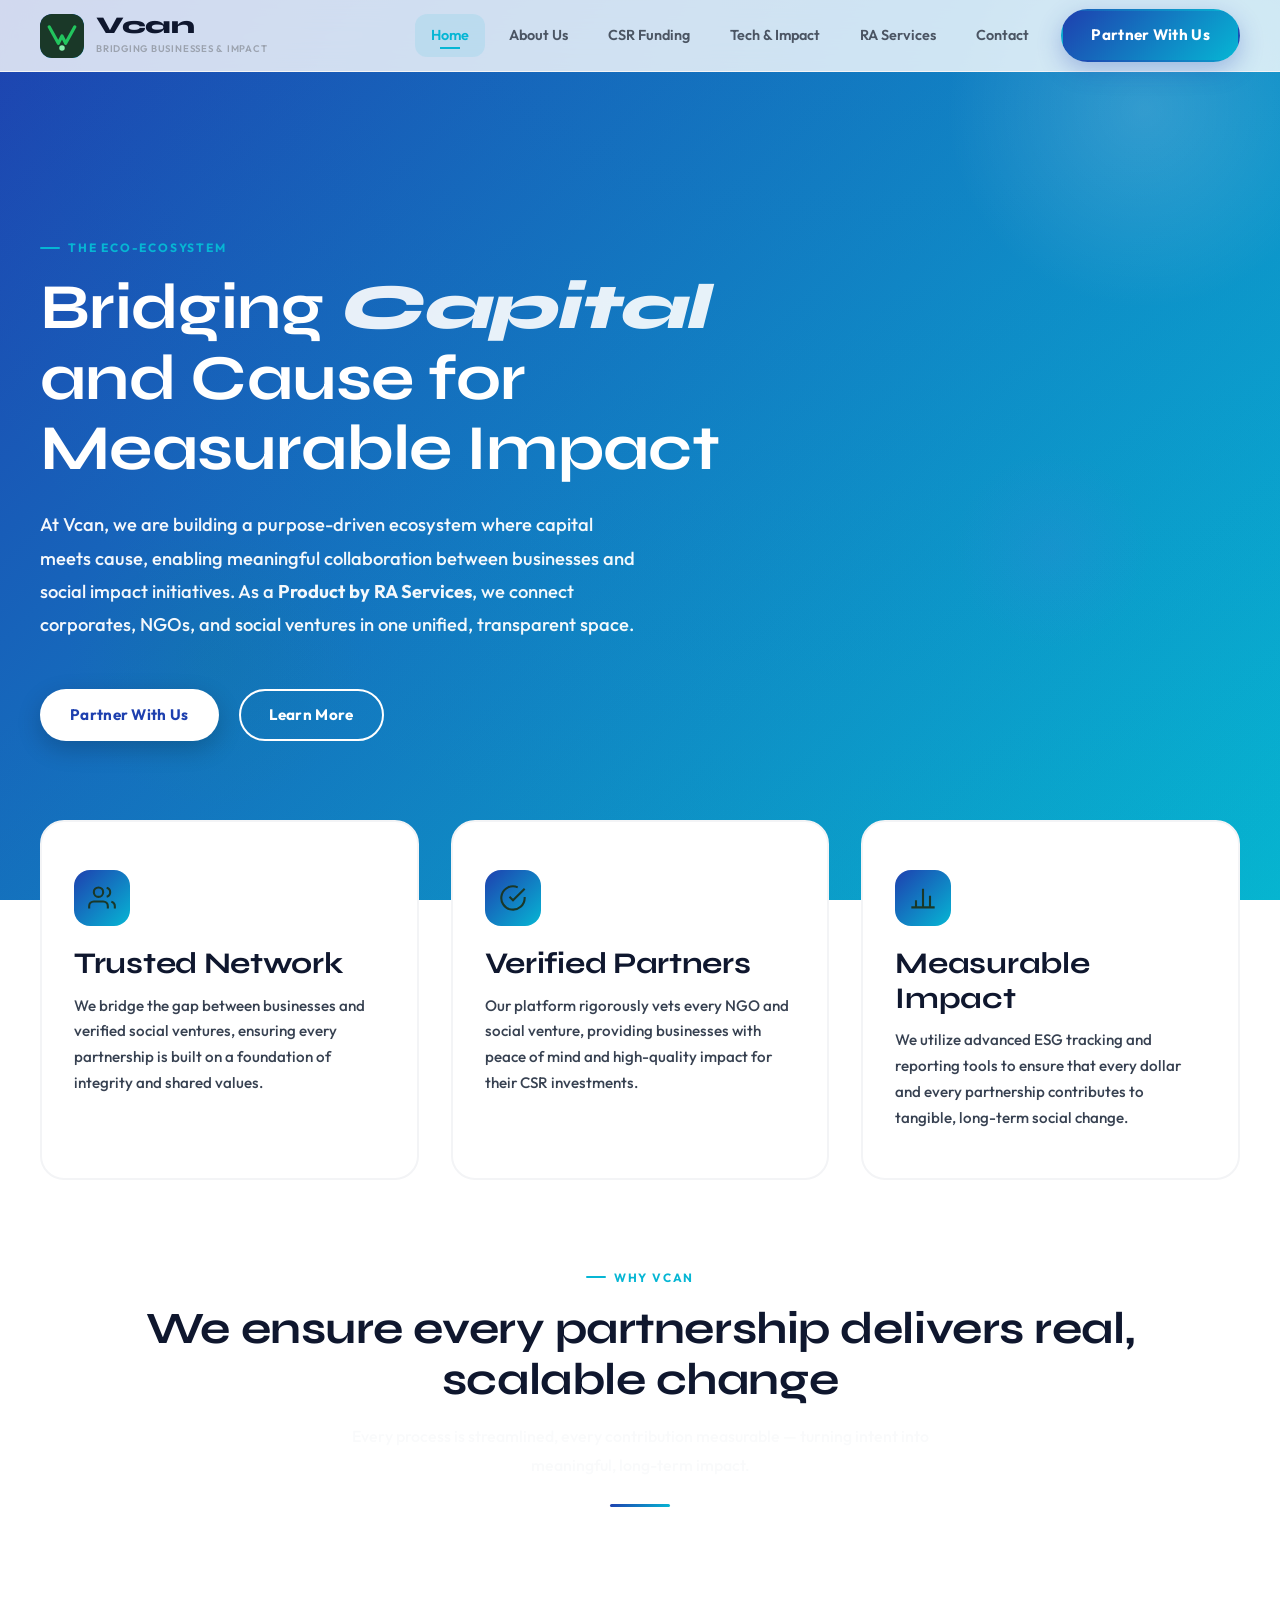
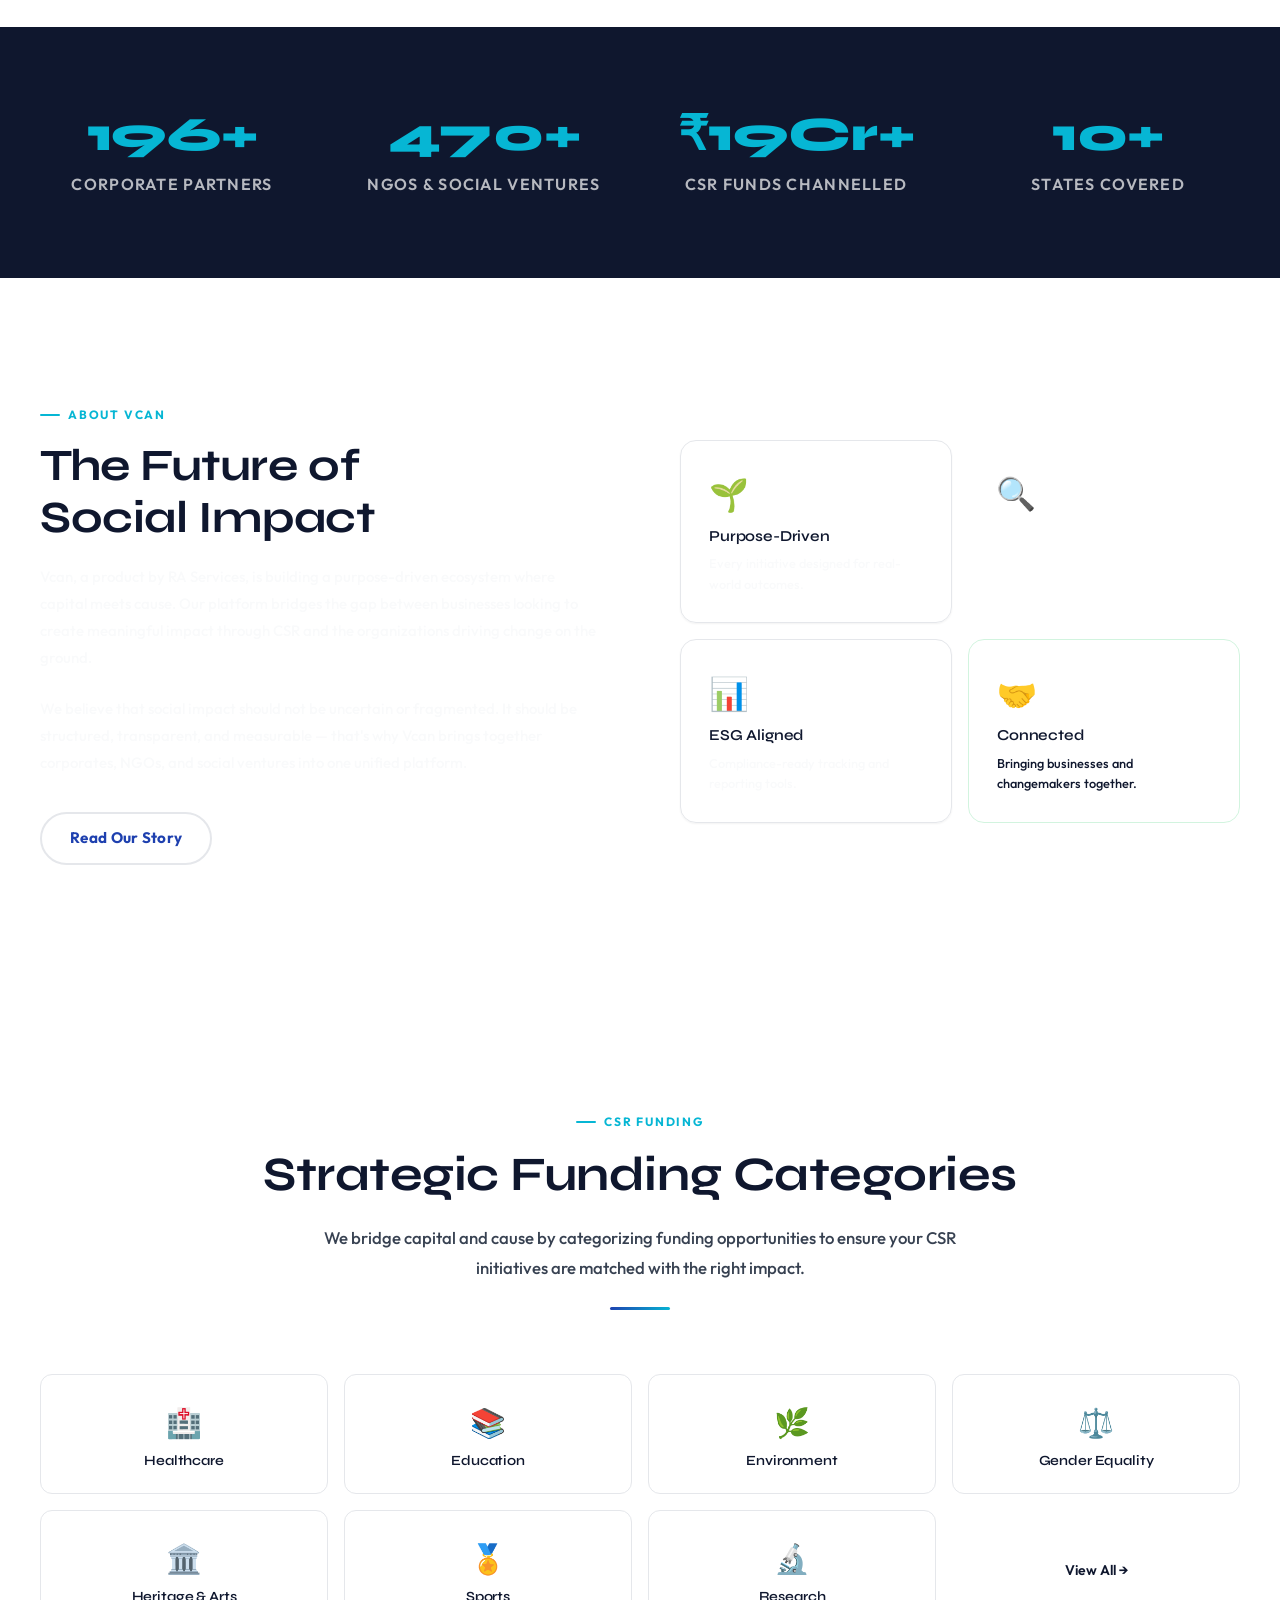
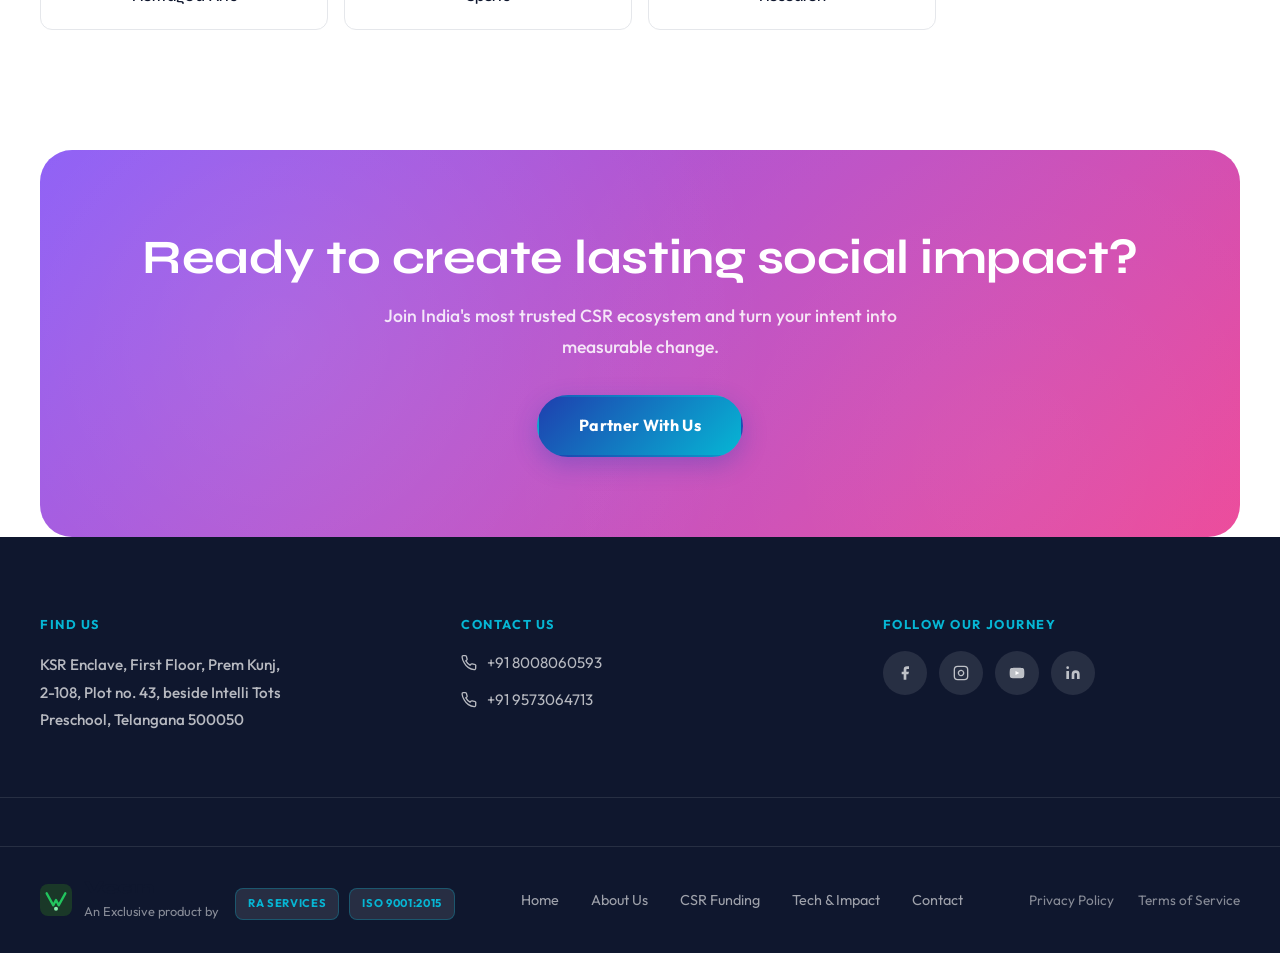
<file: index.html>
<!DOCTYPE html>
<html lang="en">

<head>
    <meta charset="UTF-8">
    <meta name="viewport" content="width=device-width, initial-scale=1.0">
    <title>Vcan — Bridging Capital and Cause for Measurable Impact</title>
    <meta name="description"
        content="Vcan is a purpose-driven CSR ecosystem connecting corporates, NGOs, and social ventures in one unified platform. Structured, transparent, and efficient.">
    <link rel="stylesheet" href="styles.css">
</head>

<body>

    <!-- Nav placeholder -->
    <div id="nav-placeholder"></div>

    <!-- ===================== HOME HERO ===================== -->
    <section class="home-hero">
        <div class="home-hero-bg"></div>

        <!-- Floating orbs -->
        <div class="orb orb-1"></div>
        <div class="orb orb-2"></div>
        <div class="orb orb-3"></div>

        <div class="container">
            <div class="home-hero-content">
                <span class="eyebrow">The Eco-Ecosystem</span>
                <h1>Bridging <em>Capital</em> and Cause for Measurable Impact</h1>
                <p class="subtitle">
                    At Vcan, we are building a purpose-driven ecosystem where capital meets cause,
                    enabling meaningful collaboration between businesses and social impact initiatives.
                    As a <strong>Product by RA Services</strong>, we connect corporates, NGOs, and social
                    ventures in one unified, transparent space.
                </p>
                <div class="home-hero-actions">
                    <a href="contact.html" class="btn btn-primary">Partner With Us</a>
                    <a href="about.html" class="btn btn-outline">Learn More</a>
                </div>
            </div>
        </div>
    </section>

    <!-- ===================== FEATURE PILLARS ===================== -->
    <section class="section features-section">
        <div class="container">
            <div class="features-row">
                <div class="feature-card reveal reveal-delay-1">
                    <div class="feature-icon">
                        <svg width="28" height="28" viewBox="0 0 24 24" fill="none" stroke="currentColor"
                            stroke-width="1.8" color="#1a3828">
                            <path d="M17 21v-2a4 4 0 00-4-4H5a4 4 0 00-4 4v2" />
                            <circle cx="9" cy="7" r="4" />
                            <path d="M23 21v-2a4 4 0 00-3-3.87" />
                            <path d="M16 3.13a4 4 0 010 7.75" />
                        </svg>
                    </div>
                    <h3>Trusted Network</h3>
                    <p>We bridge the gap between businesses and verified social ventures, ensuring every partnership is
                        built on a foundation of integrity and shared values.</p>
                </div>

                <div class="feature-card reveal reveal-delay-2">
                    <div class="feature-icon">
                        <svg width="28" height="28" viewBox="0 0 24 24" fill="none" stroke="currentColor"
                            stroke-width="1.8" color="#1a3828">
                            <path d="M22 11.08V12a10 10 0 11-5.93-9.14" />
                            <polyline points="22 4 12 14.01 9 11.01" />
                        </svg>
                    </div>
                    <h3>Verified Partners</h3>
                    <p>Our platform rigorously vets every NGO and social venture, providing businesses with peace of
                        mind and high-quality impact for their CSR investments.</p>
                </div>

                <div class="feature-card reveal reveal-delay-3">
                    <div class="feature-icon">
                        <svg width="28" height="28" viewBox="0 0 24 24" fill="none" stroke="currentColor"
                            stroke-width="1.8" color="#1a3828">
                            <line x1="18" y1="20" x2="18" y2="10" />
                            <line x1="12" y1="20" x2="12" y2="4" />
                            <line x1="6" y1="20" x2="6" y2="14" />
                            <line x1="2" y1="20" x2="22" y2="20" />
                        </svg>
                    </div>
                    <h3>Measurable Impact</h3>
                    <p>We utilize advanced ESG tracking and reporting tools to ensure that every dollar and every
                        partnership contributes to tangible, long-term social change.</p>
                </div>
            </div>

            <!-- Section intro below cards -->
            <div style="text-align:center; margin-top: 80px;" class="reveal">
                <span class="eyebrow">Why Vcan</span>
                <h2 style="font-size: clamp(1.8rem, 3.5vw, 2.8rem); margin-bottom: 16px;">We ensure every partnership
                    delivers real, scalable change</h2>
                <p
                    style="color: var(--text-light); max-width: 640px; margin: 0 auto; font-size: 1rem; line-height: 1.8;">
                    Every process is streamlined, every contribution measurable — turning intent into
                    meaningful, long-term impact.
                </p>
                <div class="divider" style="margin-top: 24px;"></div>
            </div>
        </div>
    </section>

    <!-- ===================== STATS BAR ===================== -->
    <section class="stats-bar">
        <div class="container">
            <div class="stats-grid">
                <div class="stat-item reveal">
                    <h3><span class="counter" data-target="500" data-suffix="+">0+</span></h3>
                    <p>Corporate Partners</p>
                </div>
                <div class="stat-item reveal reveal-delay-1">
                    <h3><span class="counter" data-target="1200" data-suffix="+">0+</span></h3>
                    <p>NGOs & Social Ventures</p>
                </div>
                <div class="stat-item reveal reveal-delay-2">
                    <h3>₹<span class="counter" data-target="50" data-suffix="Cr+">0Cr+</span></h3>
                    <p>CSR Funds Channelled</p>
                </div>
                <div class="stat-item reveal reveal-delay-3">
                    <h3><span class="counter" data-target="28" data-suffix="">0</span>+</h3>
                    <p>States Covered</p>
                </div>
            </div>
        </div>
    </section>

    <!-- ===================== ABOUT TEASER ===================== -->
    <section class="section" style="background: var(--cream-mid);">
        <div class="container">
            <div style="display:grid; grid-template-columns:1fr 1fr; gap:80px; align-items:center;">
                <div class="reveal">
                    <span class="eyebrow">About Vcan</span>
                    <h2 style="font-size: clamp(1.8rem, 3.5vw, 2.8rem); margin-bottom: 20px;">The Future of<br>Social
                        Impact</h2>
                    <p style="color: var(--text-light); line-height: 1.8; margin-bottom: 24px; font-size: 0.9375rem;">
                        Vcan, a product by RA Services, is building a purpose-driven ecosystem where capital
                        meets cause. Our platform bridges the gap between businesses looking to create meaningful
                        impact through CSR and the organizations driving change on the ground.
                    </p>
                    <p style="color: var(--text-light); line-height: 1.8; margin-bottom: 36px; font-size: 0.9375rem;">
                        We believe that social impact should not be uncertain or fragmented. It should be
                        structured, transparent, and measurable — that's why Vcan brings together corporates,
                        NGOs, and social ventures into one unified platform.
                    </p>
                    <a href="about.html" class="btn btn-outline">Read Our Story</a>
                </div>
                <div class="reveal reveal-delay-2">
                    <div style="display:grid; grid-template-columns:1fr 1fr; gap:16px;">
                        <div
                            style="background:var(--white); border-radius:var(--radius-lg); padding:28px; border:1px solid var(--border); box-shadow:var(--shadow-xs);">
                            <div style="font-size:2rem; margin-bottom:8px;">🌱</div>
                            <h4 style="font-size:0.95rem; margin-bottom:8px; color:var(--forest);">Purpose-Driven</h4>
                            <p style="font-size:0.8rem; color:var(--text-light); line-height:1.6;">Every initiative
                                designed for real-world outcomes.</p>
                        </div>
                        <div
                            style="background:var(--forest); border-radius:var(--radius-lg); padding:28px; color:white;">
                            <div style="font-size:2rem; margin-bottom:8px;">🔍</div>
                            <h4 style="font-size:0.95rem; margin-bottom:8px; color:var(--green-muted);">Transparent</h4>
                            <p style="font-size:0.8rem; color:rgba(255,255,255,0.6); line-height:1.6;">Full visibility
                                into every partnership and fund utilization.</p>
                        </div>
                        <div
                            style="background:var(--white); border-radius:var(--radius-lg); padding:28px; border:1px solid var(--border); box-shadow:var(--shadow-xs);">
                            <div style="font-size:2rem; margin-bottom:8px;">📊</div>
                            <h4 style="font-size:0.95rem; margin-bottom:8px; color:var(--forest);">ESG Aligned</h4>
                            <p style="font-size:0.8rem; color:var(--text-light); line-height:1.6;">Compliance-ready
                                tracking and reporting tools.</p>
                        </div>
                        <div
                            style="background:var(--green-light); border-radius:var(--radius-lg); padding:28px; border:1px solid rgba(34,197,94,0.2);">
                            <div style="font-size:2rem; margin-bottom:8px;">🤝</div>
                            <h4 style="font-size:0.95rem; margin-bottom:8px; color:var(--forest);">Connected</h4>
                            <p style="font-size:0.8rem; color:var(--text-mid); line-height:1.6;">Bringing businesses and
                                changemakers together.</p>
                        </div>
                    </div>
                </div>
            </div>
        </div>
    </section>

    <!-- ===================== CSR TEASER ===================== -->
    <section class="section">
        <div class="container">
            <div class="section-header reveal">
                <span class="eyebrow">CSR Funding</span>
                <h2>Strategic Funding Categories</h2>
                <p>We bridge capital and cause by categorizing funding opportunities to ensure your CSR initiatives are
                    matched with the right impact.</p>
                <div class="divider"></div>
            </div>

            <div style="display:grid; grid-template-columns:repeat(4, 1fr); gap:16px;" class="reveal reveal-delay-1">
                <div
                    style="background:var(--white); border-radius:var(--radius-md); padding:24px; border:1px solid var(--border); text-align:center;">
                    <div style="font-size:1.8rem; margin-bottom:8px;">🏥</div>
                    <h4 style="font-size:0.875rem; color:var(--forest);">Healthcare</h4>
                </div>
                <div
                    style="background:var(--white); border-radius:var(--radius-md); padding:24px; border:1px solid var(--border); text-align:center;">
                    <div style="font-size:1.8rem; margin-bottom:8px;">📚</div>
                    <h4 style="font-size:0.875rem; color:var(--forest);">Education</h4>
                </div>
                <div
                    style="background:var(--white); border-radius:var(--radius-md); padding:24px; border:1px solid var(--border); text-align:center;">
                    <div style="font-size:1.8rem; margin-bottom:8px;">🌿</div>
                    <h4 style="font-size:0.875rem; color:var(--forest);">Environment</h4>
                </div>
                <div
                    style="background:var(--white); border-radius:var(--radius-md); padding:24px; border:1px solid var(--border); text-align:center;">
                    <div style="font-size:1.8rem; margin-bottom:8px;">⚖️</div>
                    <h4 style="font-size:0.875rem; color:var(--forest);">Gender Equality</h4>
                </div>
                <div
                    style="background:var(--white); border-radius:var(--radius-md); padding:24px; border:1px solid var(--border); text-align:center;">
                    <div style="font-size:1.8rem; margin-bottom:8px;">🏛️</div>
                    <h4 style="font-size:0.875rem; color:var(--forest);">Heritage & Arts</h4>
                </div>
                <div
                    style="background:var(--white); border-radius:var(--radius-md); padding:24px; border:1px solid var(--border); text-align:center;">
                    <div style="font-size:1.8rem; margin-bottom:8px;">🏅</div>
                    <h4 style="font-size:0.875rem; color:var(--forest);">Sports</h4>
                </div>
                <div
                    style="background:var(--white); border-radius:var(--radius-md); padding:24px; border:1px solid var(--border); text-align:center;">
                    <div style="font-size:1.8rem; margin-bottom:8px;">🔬</div>
                    <h4 style="font-size:0.875rem; color:var(--forest);">Research</h4>
                </div>
                <div
                    style="background:var(--forest); border-radius:var(--radius-md); padding:24px; text-align:center; display:flex; align-items:center; justify-content:center;">
                    <a href="csr-funding.html"
                        style="color:var(--green-muted); font-size:0.875rem; font-weight:600;">View All →</a>
                </div>
            </div>
        </div>
    </section>

    <!-- ===================== CTA BAND ===================== -->
    <section class="cta-band reveal">
        <div class="container">
            <h2>Ready to create lasting social impact?</h2>
            <p>Join India's most trusted CSR ecosystem and turn your intent into measurable change.</p>
            <a href="contact.html" class="btn btn-primary" style="font-size:1rem; padding:16px 40px;">Partner With
                Us</a>
        </div>
    </section>

    <!-- Footer placeholder -->
    <div id="footer-placeholder"></div>

    <script src="components.js"></script>
</body>

</html>
</file>
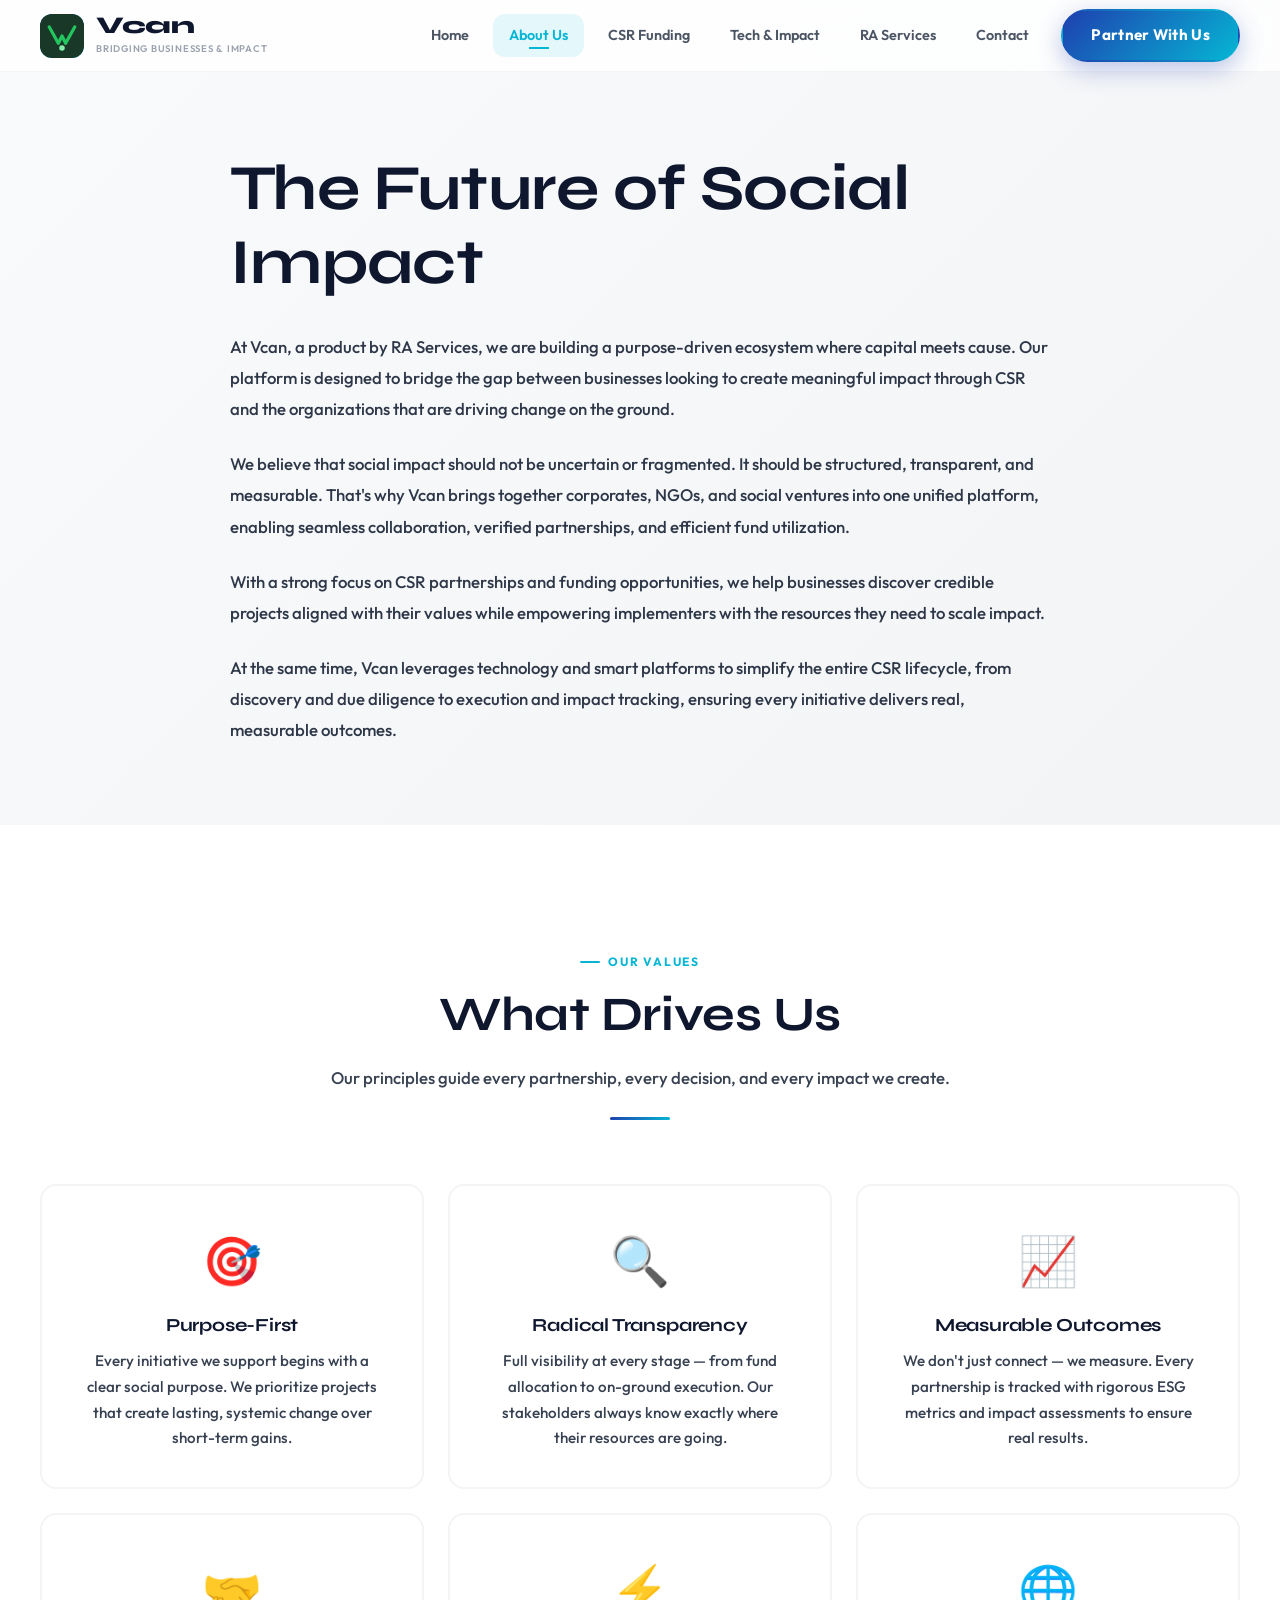
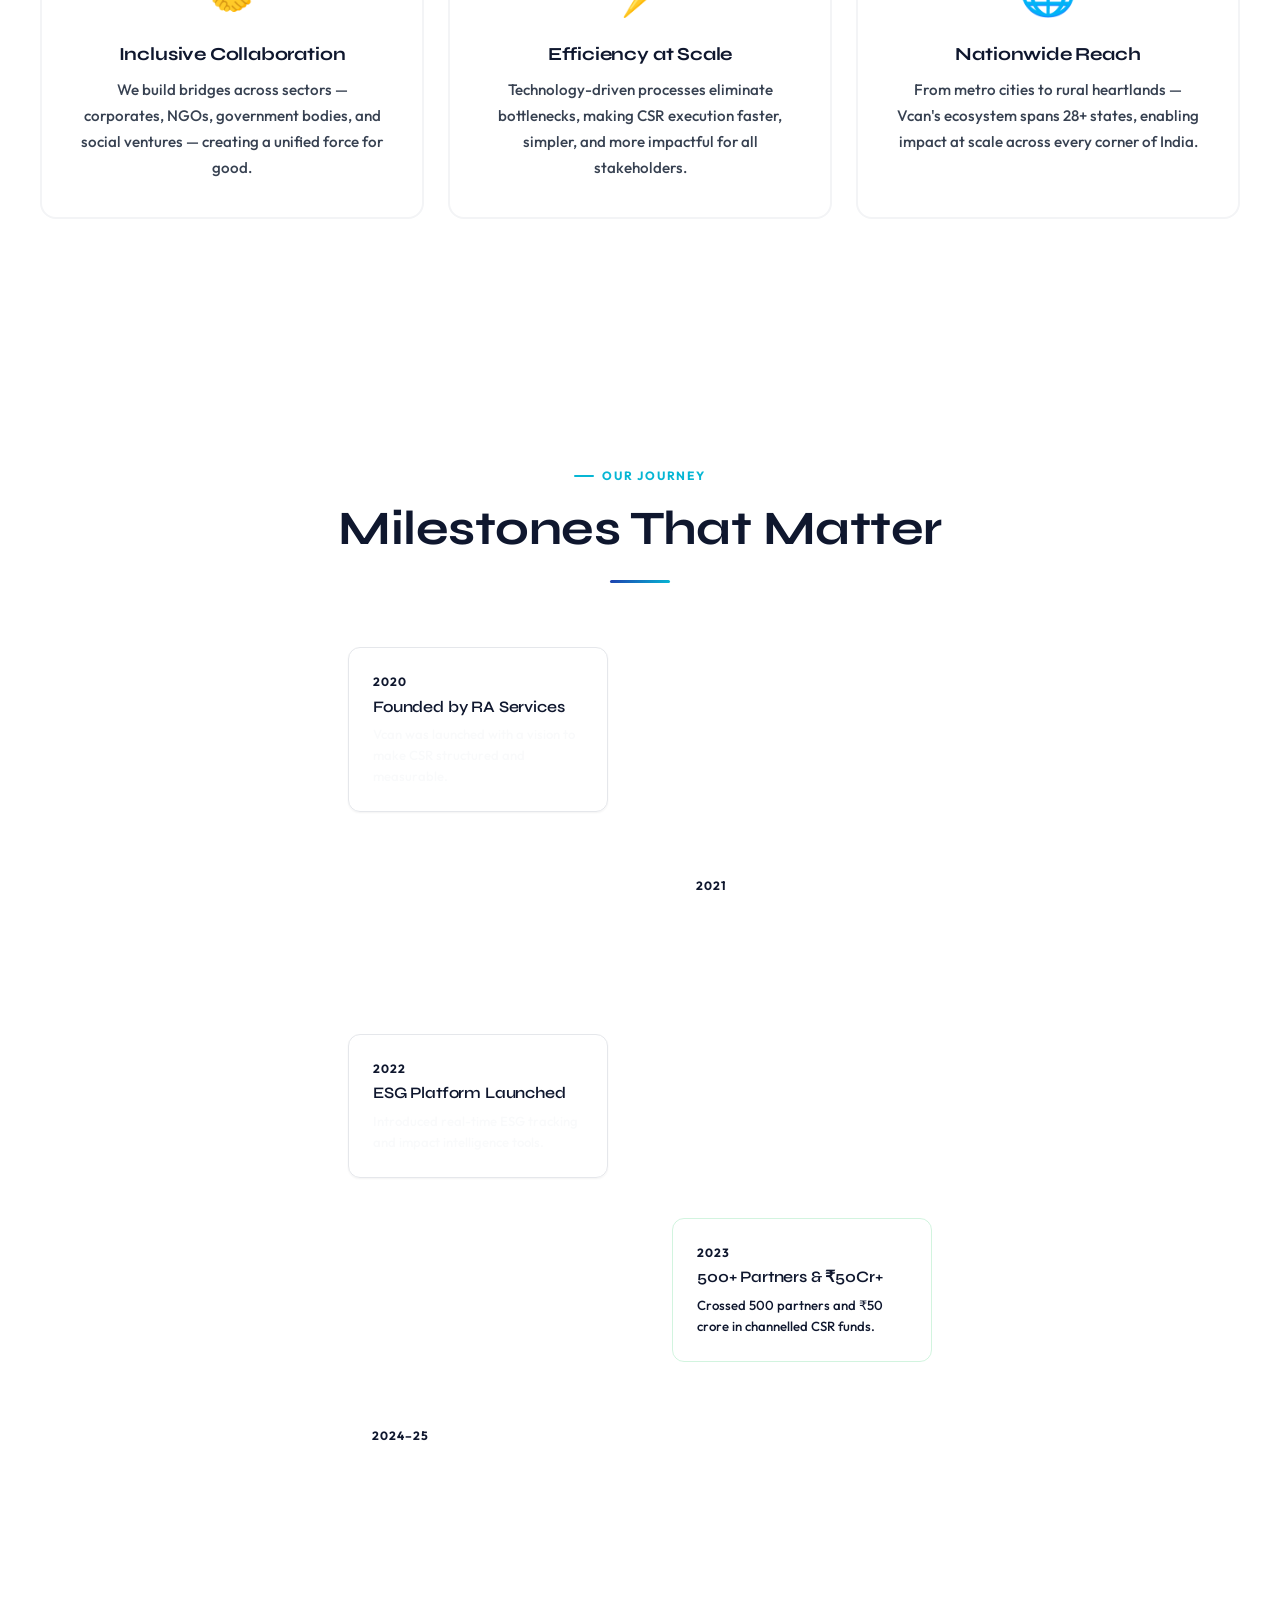
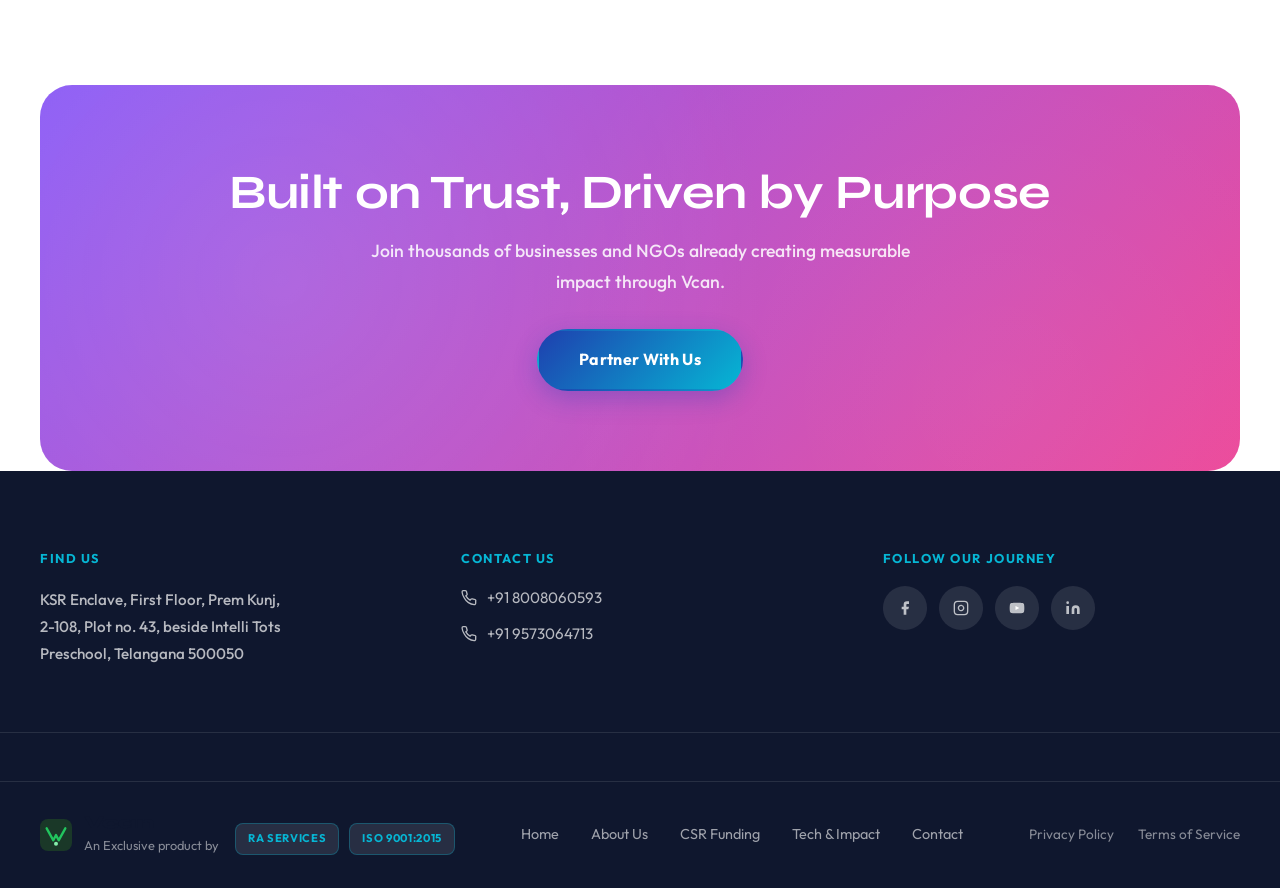
<file: about.html>
<!DOCTYPE html>
<html lang="en">

<head>
    <meta charset="UTF-8">
    <meta name="viewport" content="width=device-width, initial-scale=1.0">
    <title>About Us — Vcan | The Future of Social Impact</title>
    <meta name="description"
        content="Learn about Vcan's mission to build a purpose-driven CSR ecosystem where capital meets cause, enabling structured, transparent, and measurable social impact.">
    <link rel="stylesheet" href="styles.css">
</head>

<body>

    <div id="nav-placeholder"></div>

    <!-- ===================== ABOUT HERO (DARK) ===================== -->
    <section class="about-hero">
        <div class="container-sm">
            <h1 class="reveal">The Future of Social Impact</h1>
            <div class="about-content">
                <p class="reveal reveal-delay-1">
                    At Vcan, a product by RA Services, we are building a purpose-driven ecosystem where
                    capital meets cause. Our platform is designed to bridge the gap between businesses looking
                    to create meaningful impact through CSR and the organizations that are driving change on
                    the ground.
                </p>
                <p class="reveal reveal-delay-2">
                    We believe that social impact should not be uncertain or fragmented. It should be
                    structured, transparent, and measurable. That's why Vcan brings together corporates, NGOs,
                    and social ventures into one unified platform, enabling seamless collaboration, verified
                    partnerships, and efficient fund utilization.
                </p>
                <p class="reveal reveal-delay-3">
                    With a strong focus on CSR partnerships and funding opportunities, we help businesses
                    discover credible projects aligned with their values while empowering implementers with
                    the resources they need to scale impact.
                </p>
                <p class="reveal reveal-delay-4">
                    At the same time, Vcan leverages technology and smart platforms to simplify the entire
                    CSR lifecycle, from discovery and due diligence to execution and impact tracking, ensuring
                    every initiative delivers real, measurable outcomes.
                </p>
            </div>
        </div>
    </section>

    <!-- ===================== VALUES ===================== -->
    <section class="section">
        <div class="container">
            <div class="section-header reveal">
                <span class="eyebrow">Our Values</span>
                <h2>What Drives Us</h2>
                <p>Our principles guide every partnership, every decision, and every impact we create.</p>
                <div class="divider"></div>
            </div>

            <div style="display:grid; grid-template-columns:repeat(3,1fr); gap:24px;">
                <div class="ra-card reveal reveal-delay-1">
                    <div class="ra-card-icon">🎯</div>
                    <h3>Purpose-First</h3>
                    <p>Every initiative we support begins with a clear social purpose. We prioritize projects that
                        create lasting, systemic change over short-term gains.</p>
                </div>
                <div class="ra-card reveal reveal-delay-2">
                    <div class="ra-card-icon">🔍</div>
                    <h3>Radical Transparency</h3>
                    <p>Full visibility at every stage — from fund allocation to on-ground execution. Our stakeholders
                        always know exactly where their resources are going.</p>
                </div>
                <div class="ra-card reveal reveal-delay-3">
                    <div class="ra-card-icon">📈</div>
                    <h3>Measurable Outcomes</h3>
                    <p>We don't just connect — we measure. Every partnership is tracked with rigorous ESG metrics and
                        impact assessments to ensure real results.</p>
                </div>
                <div class="ra-card reveal reveal-delay-1">
                    <div class="ra-card-icon">🤝</div>
                    <h3>Inclusive Collaboration</h3>
                    <p>We build bridges across sectors — corporates, NGOs, government bodies, and social ventures —
                        creating a unified force for good.</p>
                </div>
                <div class="ra-card reveal reveal-delay-2">
                    <div class="ra-card-icon">⚡</div>
                    <h3>Efficiency at Scale</h3>
                    <p>Technology-driven processes eliminate bottlenecks, making CSR execution faster, simpler, and more
                        impactful for all stakeholders.</p>
                </div>
                <div class="ra-card reveal reveal-delay-3">
                    <div class="ra-card-icon">🌐</div>
                    <h3>Nationwide Reach</h3>
                    <p>From metro cities to rural heartlands — Vcan's ecosystem spans 28+ states, enabling impact at
                        scale across every corner of India.</p>
                </div>
            </div>
        </div>
    </section>

    <!-- ===================== TIMELINE ===================== -->
    <section class="section" style="background: var(--cream-mid);">
        <div class="container">
            <div class="section-header reveal">
                <span class="eyebrow">Our Journey</span>
                <h2>Milestones That Matter</h2>
                <div class="divider"></div>
            </div>

            <div style="max-width:700px; margin:0 auto; position:relative;">
                <div
                    style="position:absolute; left:50%; top:0; bottom:0; width:2px; background:var(--border-strong); transform:translateX(-50%);">
                </div>

                <div style="display:flex; justify-content:flex-end; padding-right:calc(50% + 32px); margin-bottom:40px;"
                    class="reveal">
                    <div
                        style="background:var(--white); border-radius:var(--radius-md); padding:24px; border:1px solid var(--border); max-width:260px; box-shadow:var(--shadow-xs);">
                        <div
                            style="font-size:0.75rem; color:var(--green-vivid); font-weight:700; letter-spacing:0.08em; margin-bottom:6px;">
                            2020</div>
                        <h4 style="font-size:1rem; margin-bottom:8px;">Founded by RA Services</h4>
                        <p style="font-size:0.825rem; color:var(--text-light); line-height:1.6;">Vcan was launched with
                            a vision to make CSR structured and measurable.</p>
                    </div>
                </div>

                <div style="display:flex; justify-content:flex-start; padding-left:calc(50% + 32px); margin-bottom:40px;"
                    class="reveal">
                    <div
                        style="background:var(--forest); border-radius:var(--radius-md); padding:24px; max-width:260px;">
                        <div
                            style="font-size:0.75rem; color:var(--green-muted); font-weight:700; letter-spacing:0.08em; margin-bottom:6px;">
                            2021</div>
                        <h4 style="font-size:1rem; margin-bottom:8px; color:white;">100+ Corporate Partners</h4>
                        <p style="font-size:0.825rem; color:rgba(255,255,255,0.6); line-height:1.6;">Reached our first
                            milestone of 100 verified corporate partnerships.</p>
                    </div>
                </div>

                <div style="display:flex; justify-content:flex-end; padding-right:calc(50% + 32px); margin-bottom:40px;"
                    class="reveal">
                    <div
                        style="background:var(--white); border-radius:var(--radius-md); padding:24px; border:1px solid var(--border); max-width:260px; box-shadow:var(--shadow-xs);">
                        <div
                            style="font-size:0.75rem; color:var(--green-vivid); font-weight:700; letter-spacing:0.08em; margin-bottom:6px;">
                            2022</div>
                        <h4 style="font-size:1rem; margin-bottom:8px;">ESG Platform Launched</h4>
                        <p style="font-size:0.825rem; color:var(--text-light); line-height:1.6;">Introduced real-time
                            ESG tracking and impact intelligence tools.</p>
                    </div>
                </div>

                <div style="display:flex; justify-content:flex-start; padding-left:calc(50% + 32px); margin-bottom:40px;"
                    class="reveal">
                    <div
                        style="background:var(--green-light); border-radius:var(--radius-md); padding:24px; border:1px solid rgba(34,197,94,0.2); max-width:260px;">
                        <div
                            style="font-size:0.75rem; color:var(--sage); font-weight:700; letter-spacing:0.08em; margin-bottom:6px;">
                            2023</div>
                        <h4 style="font-size:1rem; margin-bottom:8px; color:var(--forest);">500+ Partners & ₹50Cr+</h4>
                        <p style="font-size:0.825rem; color:var(--text-mid); line-height:1.6;">Crossed 500 partners and
                            ₹50 crore in channelled CSR funds.</p>
                    </div>
                </div>

                <div style="display:flex; justify-content:flex-end; padding-right:calc(50% + 32px);" class="reveal">
                    <div
                        style="background:var(--forest); border-radius:var(--radius-md); padding:24px; max-width:260px;">
                        <div
                            style="font-size:0.75rem; color:var(--green-muted); font-weight:700; letter-spacing:0.08em; margin-bottom:6px;">
                            2024–25</div>
                        <h4 style="font-size:1rem; margin-bottom:8px; color:white;">National Expansion</h4>
                        <p style="font-size:0.825rem; color:rgba(255,255,255,0.6); line-height:1.6;">Scaling to all 28
                            states with technology-powered impact delivery.</p>
                    </div>
                </div>
            </div>
        </div>
    </section>

    <!-- ===================== TEAM CTA ===================== -->
    <section class="cta-band reveal">
        <div class="container">
            <h2>Built on Trust, Driven by Purpose</h2>
            <p>Join thousands of businesses and NGOs already creating measurable impact through Vcan.</p>
            <a href="contact.html" class="btn btn-primary" style="font-size:1rem; padding:16px 40px;">Partner With
                Us</a>
        </div>
    </section>

    <div id="footer-placeholder"></div>
    <script src="components.js"></script>
</body>

</html>
</file>
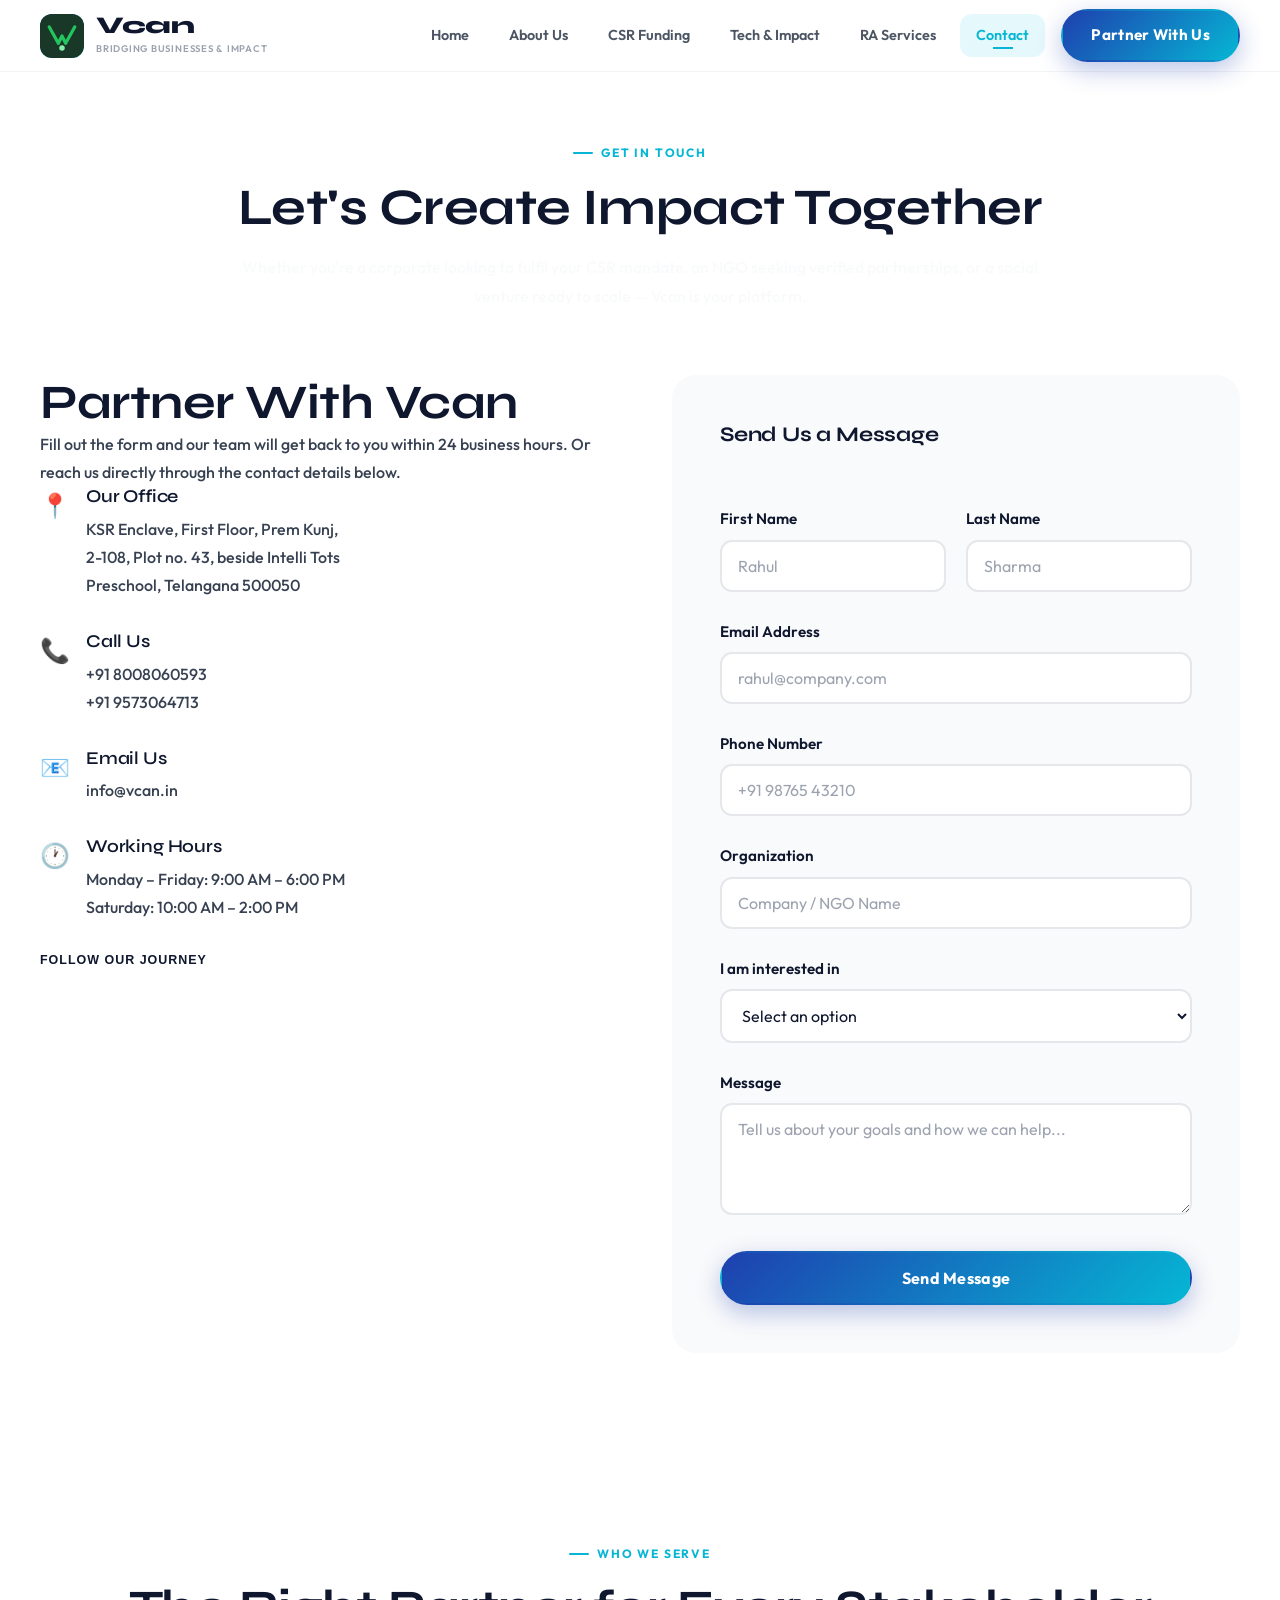
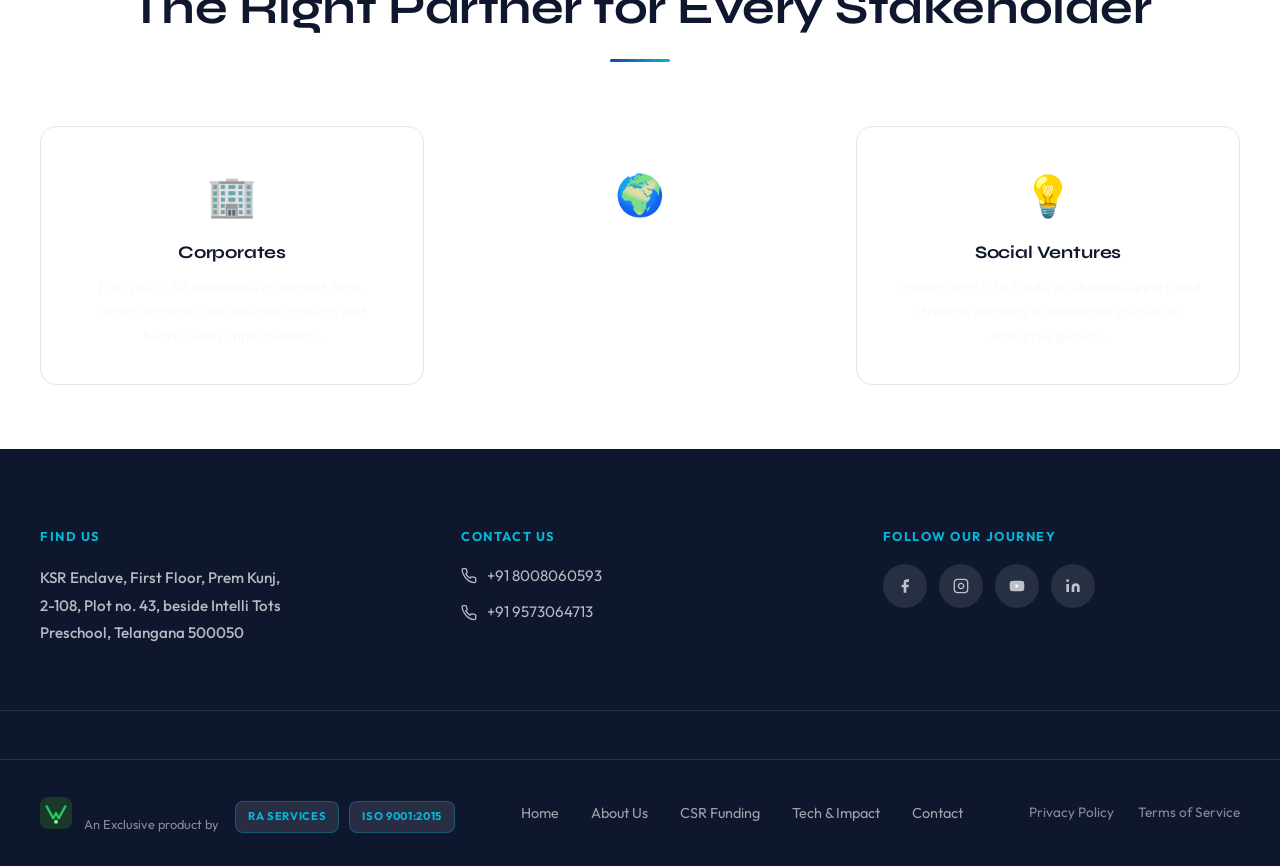
<file: contact.html>
<!DOCTYPE html>
<html lang="en">

<head>
    <meta charset="UTF-8">
    <meta name="viewport" content="width=device-width, initial-scale=1.0">
    <title>Contact — Vcan | Partner With Us</title>
    <meta name="description"
        content="Connect with Vcan to explore CSR partnerships, funding opportunities, or platform demos. Reach us in Telangana or call +91 8008060593.">
    <link rel="stylesheet" href="styles.css">
</head>

<body>

    <div id="nav-placeholder"></div>

    <!-- ===================== PAGE HERO ===================== -->
    <section
        style="padding-top: calc(var(--nav-h) + 64px); padding-bottom: 64px; background: var(--cream); text-align:center;">
        <div class="container-sm">
            <span class="eyebrow reveal">Get In Touch</span>
            <h1 style="font-size: clamp(2rem, 4vw, 3.5rem); margin-bottom:16px;" class="reveal reveal-delay-1">Let's
                Create
                Impact Together</h1>
            <p style="font-size:1rem; color:var(--text-light); line-height:1.8;" class="reveal reveal-delay-2">
                Whether you're a corporate looking to fulfil your CSR mandate, an NGO seeking verified
                partnerships, or a social venture ready to scale — Vcan is your platform.
            </p>
        </div>
    </section>

    <!-- ===================== CONTACT SECTION ===================== -->
    <section class="section" style="padding-top: 0;">
        <div class="container">
            <div class="contact-grid">

                <!-- Info Side -->
                <div class="reveal">
                    <h2>Partner With Vcan</h2>
                    <p>Fill out the form and our team will get back to you within 24 business hours. Or reach us
                        directly through
                        the contact details below.</p>

                    <div class="contact-item">
                        <div class="contact-icon">📍</div>
                        <div>
                            <h4>Our Office</h4>
                            <p>KSR Enclave, First Floor, Prem Kunj,<br>2-108, Plot no. 43, beside Intelli
                                Tots<br>Preschool, Telangana
                                500050</p>
                        </div>
                    </div>

                    <div class="contact-item">
                        <div class="contact-icon">📞</div>
                        <div>
                            <h4>Call Us</h4>
                            <p><a href="tel:+918008060593" style="color:var(--forest); font-weight:500;">+91
                                    8008060593</a><br>
                                <a href="tel:+919573064713" style="color:var(--forest); font-weight:500;">+91
                                    9573064713</a>
                            </p>
                        </div>
                    </div>

                    <div class="contact-item">
                        <div class="contact-icon">📧</div>
                        <div>
                            <h4>Email Us</h4>
                            <p><a href="mailto:info@vcan.in"
                                    style="color:var(--forest); font-weight:500;">info@vcan.in</a></p>
                        </div>
                    </div>

                    <div class="contact-item">
                        <div class="contact-icon">🕐</div>
                        <div>
                            <h4>Working Hours</h4>
                            <p>Monday – Friday: 9:00 AM – 6:00 PM<br>Saturday: 10:00 AM – 2:00 PM</p>
                        </div>
                    </div>

                    <!-- Social Links -->
                    <div style="margin-top:8px;">
                        <h4
                            style="font-family:'Inter',sans-serif; font-size:0.78rem; font-weight:600; letter-spacing:0.08em; text-transform:uppercase; color:var(--text-lighter); margin-bottom:14px;">
                            Follow Our Journey</h4>
                        <div class="social-links">
                            <a href="#" class="social-link fb" aria-label="Facebook">
                                <svg width="16" height="16" fill="currentColor" viewBox="0 0 24 24">
                                    <path d="M18 2h-3a5 5 0 00-5 5v3H7v4h3v8h4v-8h3l1-4h-4V7a1 1 0 011-1h3z" />
                                </svg>
                            </a>
                            <a href="#" class="social-link ig" aria-label="Instagram">
                                <svg width="16" height="16" fill="none" stroke="currentColor" stroke-width="2"
                                    viewBox="0 0 24 24">
                                    <rect x="2" y="2" width="20" height="20" rx="5" ry="5" />
                                    <path d="M16 11.37A4 4 0 1112.63 8 4 4 0 0116 11.37z" />
                                    <line x1="17.5" y1="6.5" x2="17.51" y2="6.5" />
                                </svg>
                            </a>
                            <a href="#" class="social-link yt" aria-label="YouTube">
                                <svg width="16" height="16" fill="currentColor" viewBox="0 0 24 24">
                                    <path
                                        d="M22.54 6.42a2.78 2.78 0 00-1.95-1.96C18.88 4 12 4 12 4s-6.88 0-8.59.46a2.78 2.78 0 00-1.95 1.96A29 29 0 001 12a29 29 0 00.46 5.58A2.78 2.78 0 003.41 19.54C5.12 20 12 20 12 20s6.88 0 8.59-.46a2.78 2.78 0 001.95-1.96A29 29 0 0023 12a29 29 0 00-.46-5.58z" />
                                    <polygon fill="#fff" points="9.75 15.02 15.5 12 9.75 8.98 9.75 15.02" />
                                </svg>
                            </a>
                            <a href="#" class="social-link li" aria-label="LinkedIn">
                                <svg width="16" height="16" fill="currentColor" viewBox="0 0 24 24">
                                    <path
                                        d="M16 8a6 6 0 016 6v7h-4v-7a2 2 0 00-2-2 2 2 0 00-2 2v7h-4v-7a6 6 0 016-6zM2 9h4v12H2z" />
                                    <circle cx="4" cy="4" r="2" />
                                </svg>
                            </a>
                        </div>
                    </div>
                </div>

                <!-- Form Side -->
                <div class="contact-form reveal reveal-delay-2">
                    <h3 style="font-size:1.3rem; margin-bottom:8px; color:var(--forest);">Send Us a Message</h3>
                    <p style="font-size:0.875rem; color:var(--text-light); margin-bottom:28px;">We'll respond within 24
                        business
                        hours.</p>

                    <form id="contact-form" onsubmit="handleSubmit(event)">
                        <div class="form-row">
                            <div class="form-group">
                                <label class="form-label" for="first-name">First Name</label>
                                <input type="text" id="first-name" class="form-control" placeholder="Rahul" required>
                            </div>
                            <div class="form-group">
                                <label class="form-label" for="last-name">Last Name</label>
                                <input type="text" id="last-name" class="form-control" placeholder="Sharma" required>
                            </div>
                        </div>

                        <div class="form-group">
                            <label class="form-label" for="email">Email Address</label>
                            <input type="email" id="email" class="form-control" placeholder="rahul@company.com"
                                required>
                        </div>

                        <div class="form-group">
                            <label class="form-label" for="phone">Phone Number</label>
                            <input type="tel" id="phone" class="form-control" placeholder="+91 98765 43210">
                        </div>

                        <div class="form-group">
                            <label class="form-label" for="organization">Organization</label>
                            <input type="text" id="organization" class="form-control" placeholder="Company / NGO Name">
                        </div>

                        <div class="form-group">
                            <label class="form-label" for="interest">I am interested in</label>
                            <select id="interest" class="form-control">
                                <option value="">Select an option</option>
                                <option value="csr-partnership">CSR Partnership</option>
                                <option value="ngo-registration">NGO Registration on Vcan</option>
                                <option value="platform-demo">Platform Demo</option>
                                <option value="consulting">CSR Consulting</option>
                                <option value="esg-reporting">ESG Reporting</option>
                                <option value="other">Other</option>
                            </select>
                        </div>

                        <div class="form-group">
                            <label class="form-label" for="message">Message</label>
                            <textarea id="message" class="form-control" rows="4"
                                placeholder="Tell us about your goals and how we can help..."></textarea>
                        </div>

                        <button type="submit" class="btn btn-primary" style="width:100%; font-size:1rem; padding:15px;"
                            id="submit-btn">
                            Send Message
                        </button>
                    </form>

                    <div id="form-success"
                        style="display:none; text-align:center; padding:32px; background:var(--green-light); border-radius:var(--radius-lg); margin-top:20px;">
                        <div style="font-size:2.5rem; margin-bottom:12px;">🎉</div>
                        <h4 style="color:var(--forest); margin-bottom:8px;">Message Sent!</h4>
                        <p style="font-size:0.875rem; color:var(--text-mid);">Thank you for reaching out. Our team will
                            get back to
                            you within 24 business hours.</p>
                    </div>
                </div>
            </div>
        </div>
    </section>

    <!-- ===================== PARTNER TYPES ===================== -->
    <section class="section" style="background: var(--cream-mid); padding: 64px 0;">
        <div class="container">
            <div class="section-header reveal">
                <span class="eyebrow">Who We Serve</span>
                <h2>The Right Partner for Every Stakeholder</h2>
                <div class="divider"></div>
            </div>
            <div style="display:grid; grid-template-columns:repeat(3,1fr); gap:24px;" class="reveal reveal-delay-1">
                <div
                    style="background:var(--white); border-radius:var(--radius-lg); padding:36px; border:1px solid var(--border); text-align:center;">
                    <div style="font-size:2.5rem; margin-bottom:16px;">🏢</div>
                    <h3 style="font-size:1.1rem; margin-bottom:12px;">Corporates</h3>
                    <p style="font-size:0.875rem; color:var(--text-light); line-height:1.75;">Fulfil your CSR mandate
                        with
                        verified, high-impact projects. Get real-time tracking and board-ready impact reports.</p>
                </div>
                <div style="background:var(--forest); border-radius:var(--radius-lg); padding:36px; text-align:center;">
                    <div style="font-size:2.5rem; margin-bottom:16px;">🌍</div>
                    <h3 style="color:white; font-size:1.1rem; margin-bottom:12px;">NGOs &amp; Nonprofits</h3>
                    <p style="color:rgba(255,255,255,0.65); font-size:0.875rem; line-height:1.75;">Access corporate
                        funding, build
                        credibility, and scale your programs with the right partners on Vcan's verified network.</p>
                </div>
                <div
                    style="background:var(--white); border-radius:var(--radius-lg); padding:36px; border:1px solid var(--border); text-align:center;">
                    <div style="font-size:2.5rem; margin-bottom:16px;">💡</div>
                    <h3 style="font-size:1.1rem; margin-bottom:12px;">Social Ventures</h3>
                    <p style="font-size:0.875rem; color:var(--text-light); line-height:1.75;">Connect with CSR funds,
                        incubation
                        support, and strategic partners to accelerate your social enterprise growth.</p>
                </div>
            </div>
        </div>
    </section>

    <div id="footer-placeholder"></div>

    <script src="components.js"></script>
    <script>
        function handleSubmit(e) {
            e.preventDefault();
            const btn = document.getElementById('submit-btn');
            const form = document.getElementById('contact-form');
            const success = document.getElementById('form-success');

            btn.textContent = 'Sending...';
            btn.disabled = true;

            setTimeout(() => {
                form.style.display = 'none';
                success.style.display = 'block';
            }, 1200);
        }
    </script>
</body>

</html>
</file>
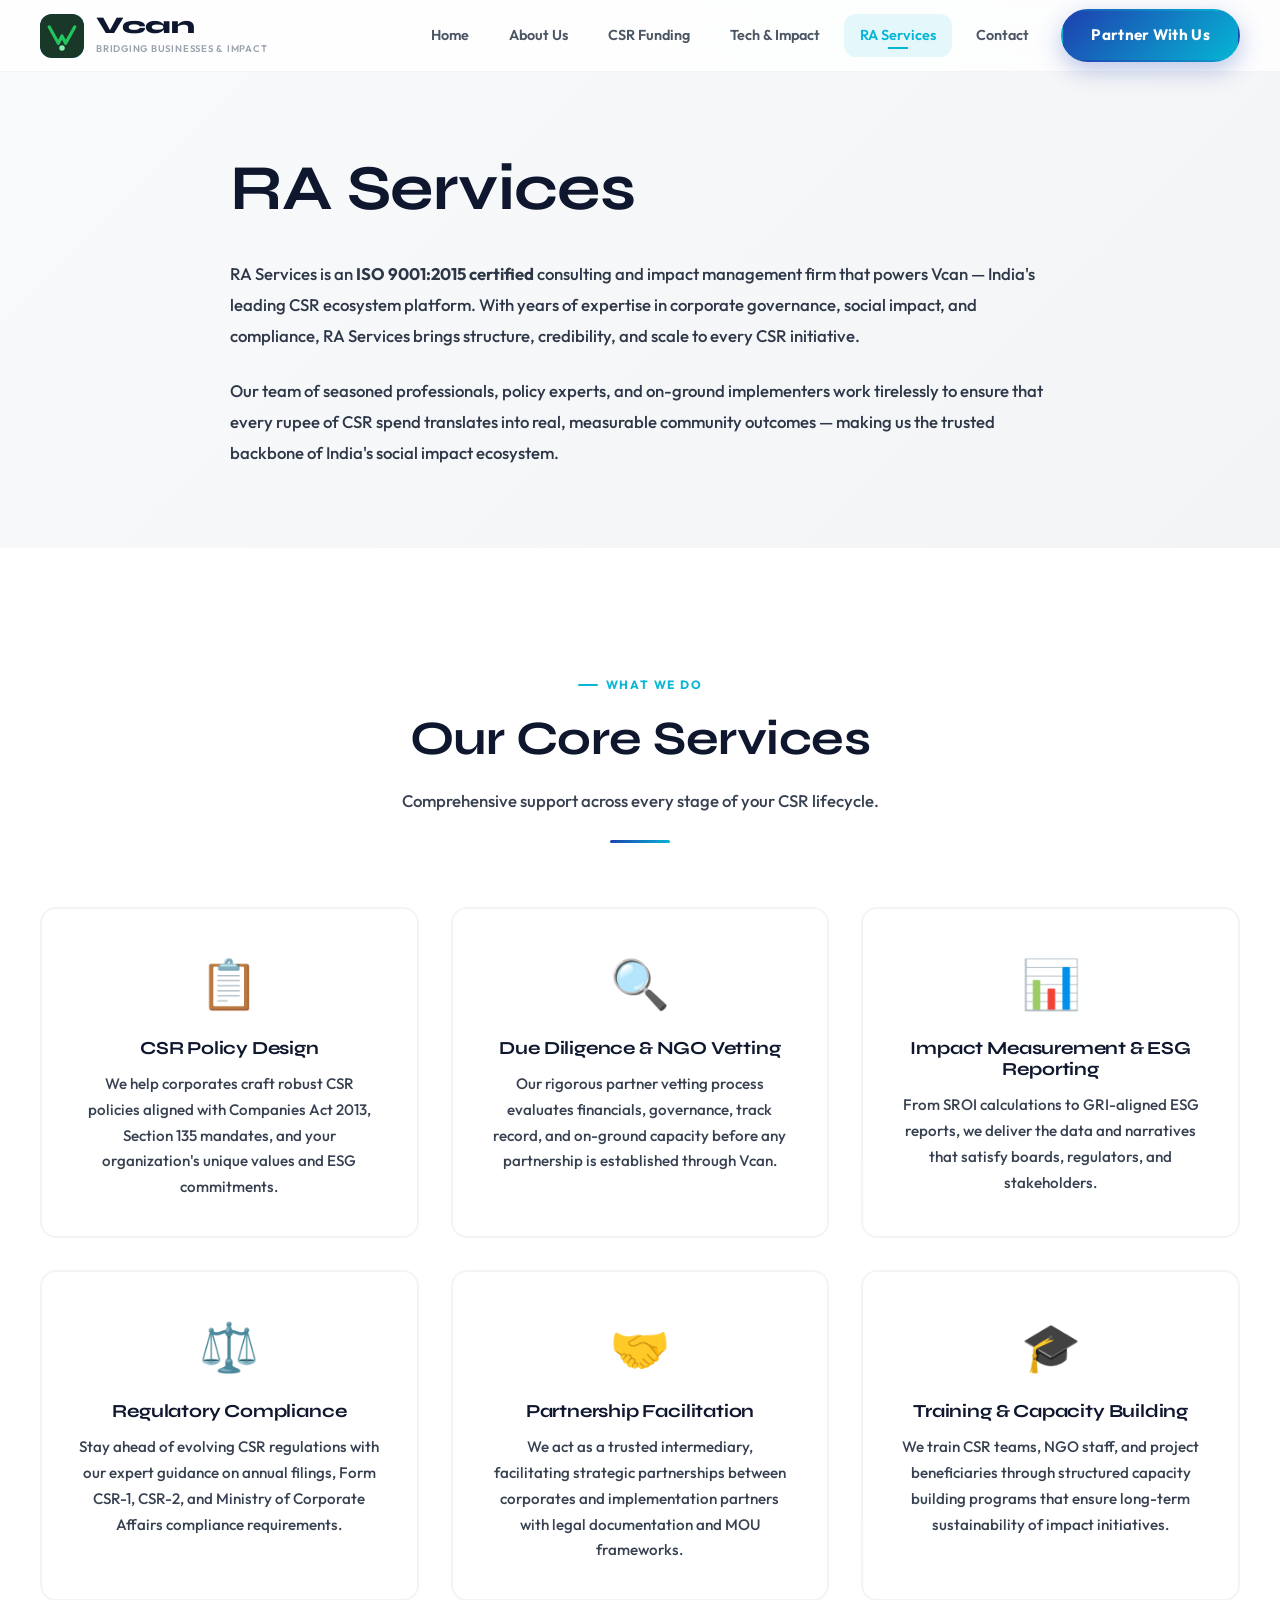
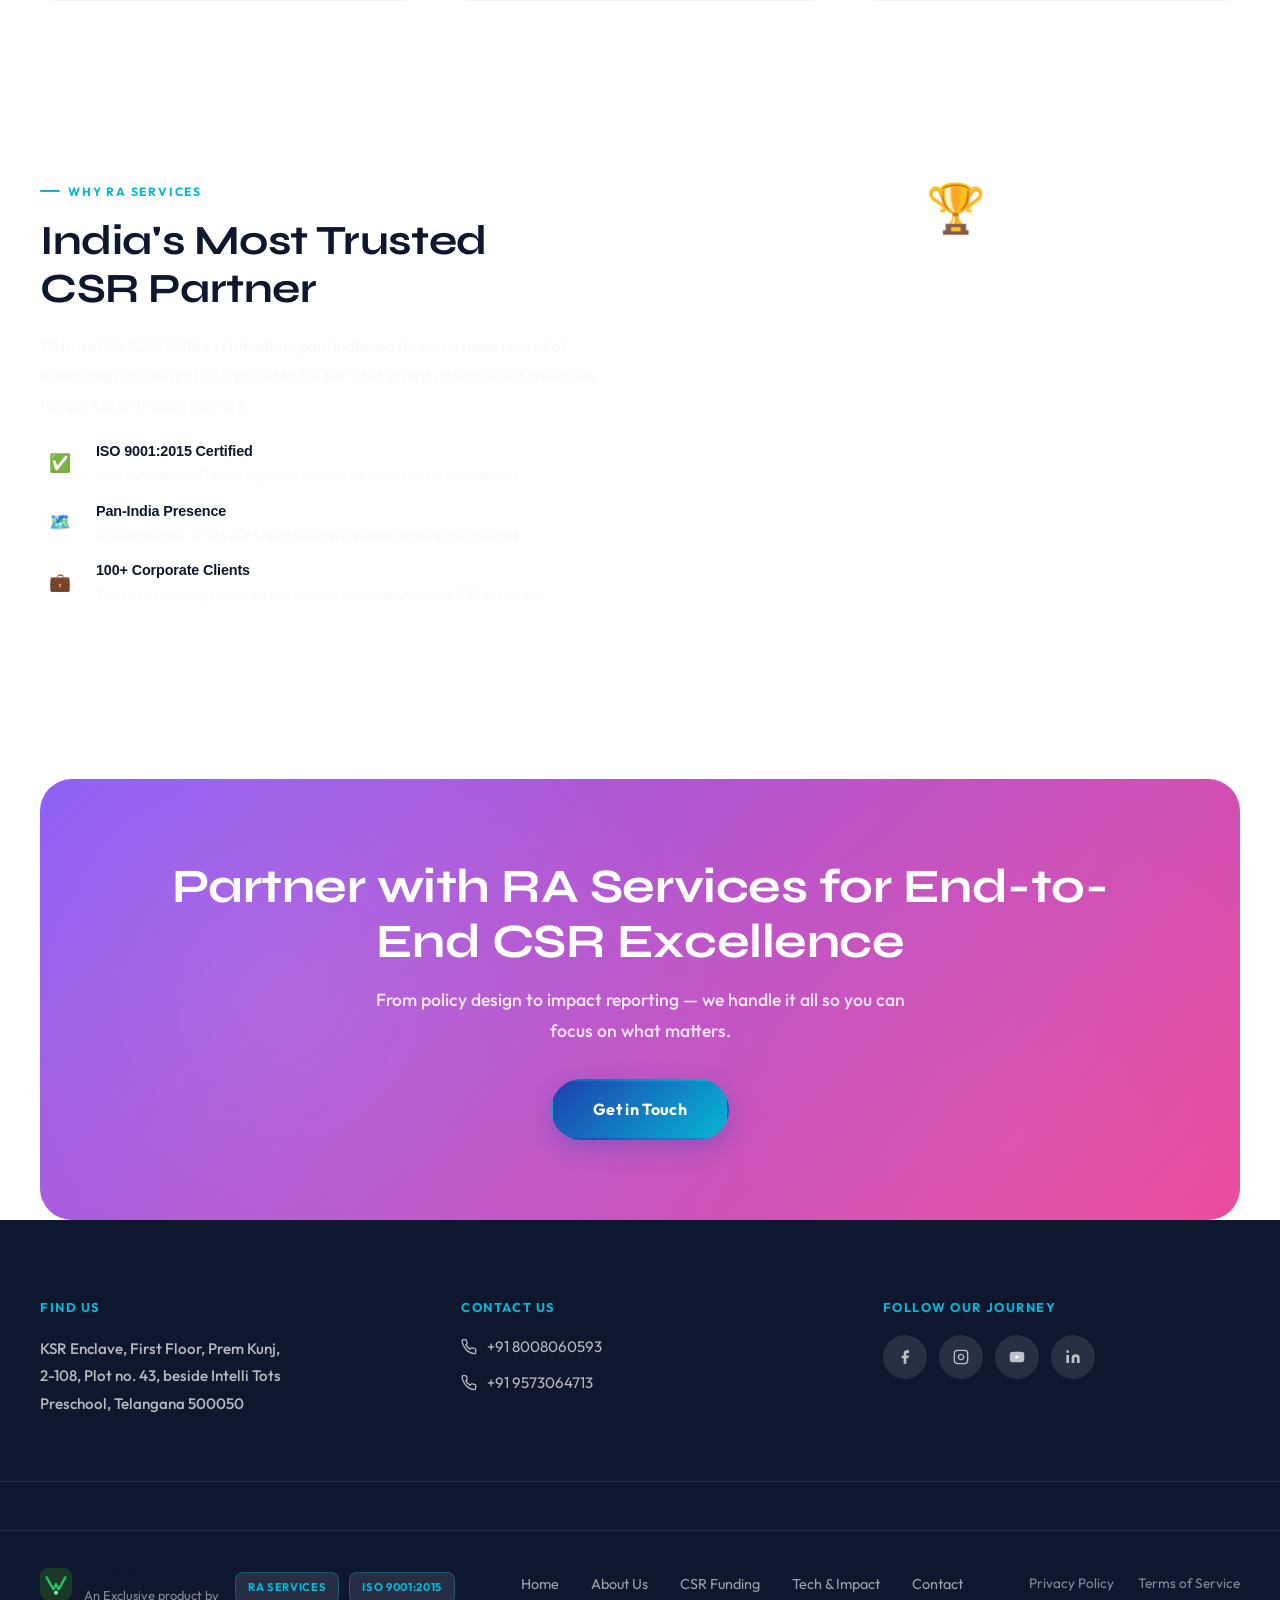
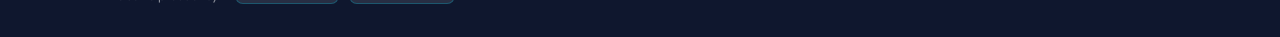
<file: ra-services.html>
<!DOCTYPE html>
<html lang="en">

<head>
    <meta charset="UTF-8">
    <meta name="viewport" content="width=device-width, initial-scale=1.0">
    <title>RA Services — Vcan | Our Parent Organization</title>
    <meta name="description"
        content="RA Services is the ISO 9001:2015 certified parent organization behind Vcan, providing comprehensive CSR consulting, compliance, and impact management services.">
    <link rel="stylesheet" href="styles.css">
</head>

<body>

    <div id="nav-placeholder"></div>

    <!-- ===================== PAGE HERO ===================== -->
    <section class="about-hero">
        <div class="container-sm">
            <h1 class="reveal">RA Services</h1>
            <div class="about-content">
                <p class="reveal reveal-delay-1">
                    RA Services is an <strong>ISO 9001:2015 certified</strong> consulting and impact management firm
                    that powers Vcan — India's leading CSR ecosystem platform. With years of expertise in
                    corporate governance, social impact, and compliance, RA Services brings structure,
                    credibility, and scale to every CSR initiative.
                </p>
                <p class="reveal reveal-delay-2">
                    Our team of seasoned professionals, policy experts, and on-ground implementers work
                    tirelessly to ensure that every rupee of CSR spend translates into real, measurable
                    community outcomes — making us the trusted backbone of India's social impact ecosystem.
                </p>
            </div>
        </div>
    </section>

    <!-- ===================== SERVICES GRID ===================== -->
    <section class="section">
        <div class="container">
            <div class="section-header reveal">
                <span class="eyebrow">What We Do</span>
                <h2>Our Core Services</h2>
                <p>Comprehensive support across every stage of your CSR lifecycle.</p>
                <div class="divider"></div>
            </div>

            <div class="ra-services-grid">

                <div class="ra-card reveal reveal-delay-1">
                    <div class="ra-card-icon">📋</div>
                    <h3>CSR Policy Design</h3>
                    <p>We help corporates craft robust CSR policies aligned with Companies Act 2013, Section 135
                        mandates, and
                        your organization's unique values and ESG commitments.</p>
                </div>

                <div class="ra-card reveal reveal-delay-2">
                    <div class="ra-card-icon">🔍</div>
                    <h3>Due Diligence &amp; NGO Vetting</h3>
                    <p>Our rigorous partner vetting process evaluates financials, governance, track record, and
                        on-ground capacity
                        before any partnership is established through Vcan.</p>
                </div>

                <div class="ra-card reveal reveal-delay-3">
                    <div class="ra-card-icon">📊</div>
                    <h3>Impact Measurement &amp; ESG Reporting</h3>
                    <p>From SROI calculations to GRI-aligned ESG reports, we deliver the data and narratives that
                        satisfy boards,
                        regulators, and stakeholders.</p>
                </div>

                <div class="ra-card reveal reveal-delay-1">
                    <div class="ra-card-icon">⚖️</div>
                    <h3>Regulatory Compliance</h3>
                    <p>Stay ahead of evolving CSR regulations with our expert guidance on annual filings, Form CSR-1,
                        CSR-2, and
                        Ministry of Corporate Affairs compliance requirements.</p>
                </div>

                <div class="ra-card reveal reveal-delay-2">
                    <div class="ra-card-icon">🤝</div>
                    <h3>Partnership Facilitation</h3>
                    <p>We act as a trusted intermediary, facilitating strategic partnerships between corporates and
                        implementation
                        partners with legal documentation and MOU frameworks.</p>
                </div>

                <div class="ra-card reveal reveal-delay-3">
                    <div class="ra-card-icon">🎓</div>
                    <h3>Training &amp; Capacity Building</h3>
                    <p>We train CSR teams, NGO staff, and project beneficiaries through structured capacity building
                        programs that
                        ensure long-term sustainability of impact initiatives.</p>
                </div>

            </div>
        </div>
    </section>

    <!-- ===================== WHY RA SERVICES ===================== -->
    <section class="section" style="background: var(--cream-mid); padding-top: 0;">
        <div class="container">
            <div style="display:grid; grid-template-columns:1fr 1fr; gap:64px; align-items:center;">
                <div class="reveal">
                    <span class="eyebrow">Why RA Services</span>
                    <h2 style="font-size: clamp(1.8rem, 3.5vw, 2.6rem); margin-bottom: 20px;">India's Most
                        Trusted<br>CSR Partner
                    </h2>
                    <p style="color:var(--text-light); line-height:1.8; margin-bottom:24px;">
                        With an ISO 9001:2015 certification, pan-India reach, and a track record of managing
                        hundreds of CSR projects, RA Services brings unparalleled credibility to your social
                        impact journey.
                    </p>

                    <div style="display:flex; flex-direction:column; gap:16px;">
                        <div style="display:flex; gap:16px; align-items:flex-start;">
                            <div
                                style="width:40px; height:40px; background:var(--green-light); border-radius:var(--radius-sm); display:flex; align-items:center; justify-content:center; font-size:1.1rem; flex-shrink:0;">
                                ✅</div>
                            <div>
                                <h4
                                    style="font-size:0.9rem; font-family:Inter,sans-serif; font-weight:600; color:var(--forest); margin-bottom:4px;">
                                    ISO 9001:2015 Certified</h4>
                                <p style="font-size:0.825rem; color:var(--text-light);">International quality management
                                    standards
                                    across all service delivery.</p>
                            </div>
                        </div>
                        <div style="display:flex; gap:16px; align-items:flex-start;">
                            <div
                                style="width:40px; height:40px; background:var(--green-light); border-radius:var(--radius-sm); display:flex; align-items:center; justify-content:center; font-size:1.1rem; flex-shrink:0;">
                                🗺️</div>
                            <div>
                                <h4
                                    style="font-size:0.9rem; font-family:Inter,sans-serif; font-weight:600; color:var(--forest); margin-bottom:4px;">
                                    Pan-India Presence</h4>
                                <p style="font-size:0.825rem; color:var(--text-light);">Active network across 28+ states
                                    with verified
                                    implementation partners.</p>
                            </div>
                        </div>
                        <div style="display:flex; gap:16px; align-items:flex-start;">
                            <div
                                style="width:40px; height:40px; background:var(--green-light); border-radius:var(--radius-sm); display:flex; align-items:center; justify-content:center; font-size:1.1rem; flex-shrink:0;">
                                💼</div>
                            <div>
                                <h4
                                    style="font-size:0.9rem; font-family:Inter,sans-serif; font-weight:600; color:var(--forest); margin-bottom:4px;">
                                    100+ Corporate Clients</h4>
                                <p style="font-size:0.825rem; color:var(--text-light);">Trusted by leading Indian and
                                    multinational
                                    corporations for CSR execution.</p>
                            </div>
                        </div>
                    </div>
                </div>

                <div class="reveal reveal-delay-2">
                    <div
                        style="background:var(--forest); border-radius:var(--radius-xl); padding:48px; color:white; text-align:center;">
                        <div style="font-size:3rem; margin-bottom:16px;">🏆</div>
                        <h3 style="color:white; font-size:1.5rem; margin-bottom:12px;">ISO 9001:2015</h3>
                        <p
                            style="color:rgba(255,255,255,0.65); font-size:0.875rem; line-height:1.75; margin-bottom:28px;">
                            Certified
                            for quality management systems in CSR consulting, implementation, and impact measurement.
                        </p>

                        <div style="display:grid; grid-template-columns:1fr 1fr; gap:16px; margin-top:16px;">
                            <div
                                style="background:rgba(255,255,255,0.08); border-radius:var(--radius-md); padding:20px;">
                                <div
                                    style="font-size:1.75rem; font-weight:700; color:var(--green-vivid); font-family:'Playfair Display', serif;">
                                    500+</div>
                                <div style="font-size:0.75rem; color:rgba(255,255,255,0.5); margin-top:4px;">Projects
                                    Managed</div>
                            </div>
                            <div
                                style="background:rgba(255,255,255,0.08); border-radius:var(--radius-md); padding:20px;">
                                <div
                                    style="font-size:1.75rem; font-weight:700; color:var(--green-vivid); font-family:'Playfair Display', serif;">
                                    ₹50Cr+</div>
                                <div style="font-size:0.75rem; color:rgba(255,255,255,0.5); margin-top:4px;">Funds
                                    Deployed</div>
                            </div>
                            <div
                                style="background:rgba(255,255,255,0.08); border-radius:var(--radius-md); padding:20px;">
                                <div
                                    style="font-size:1.75rem; font-weight:700; color:var(--green-vivid); font-family:'Playfair Display', serif;">
                                    28+</div>
                                <div style="font-size:0.75rem; color:rgba(255,255,255,0.5); margin-top:4px;">States
                                    Covered</div>
                            </div>
                            <div
                                style="background:rgba(255,255,255,0.08); border-radius:var(--radius-md); padding:20px;">
                                <div
                                    style="font-size:1.75rem; font-weight:700; color:var(--green-vivid); font-family:'Playfair Display', serif;">
                                    5★</div>
                                <div style="font-size:0.75rem; color:rgba(255,255,255,0.5); margin-top:4px;">Client
                                    Satisfaction</div>
                            </div>
                        </div>
                    </div>
                </div>
            </div>
        </div>
    </section>

    <!-- ===================== CTA BAND ===================== -->
    <section class="cta-band reveal">
        <div class="container">
            <h2>Partner with RA Services for End-to-End CSR Excellence</h2>
            <p>From policy design to impact reporting — we handle it all so you can focus on what matters.</p>
            <a href="contact.html" class="btn btn-primary" style="font-size:1rem; padding:16px 40px;">Get in Touch</a>
        </div>
    </section>

    <div id="footer-placeholder"></div>
    <script src="components.js"></script>
</body>

</html>
</file>
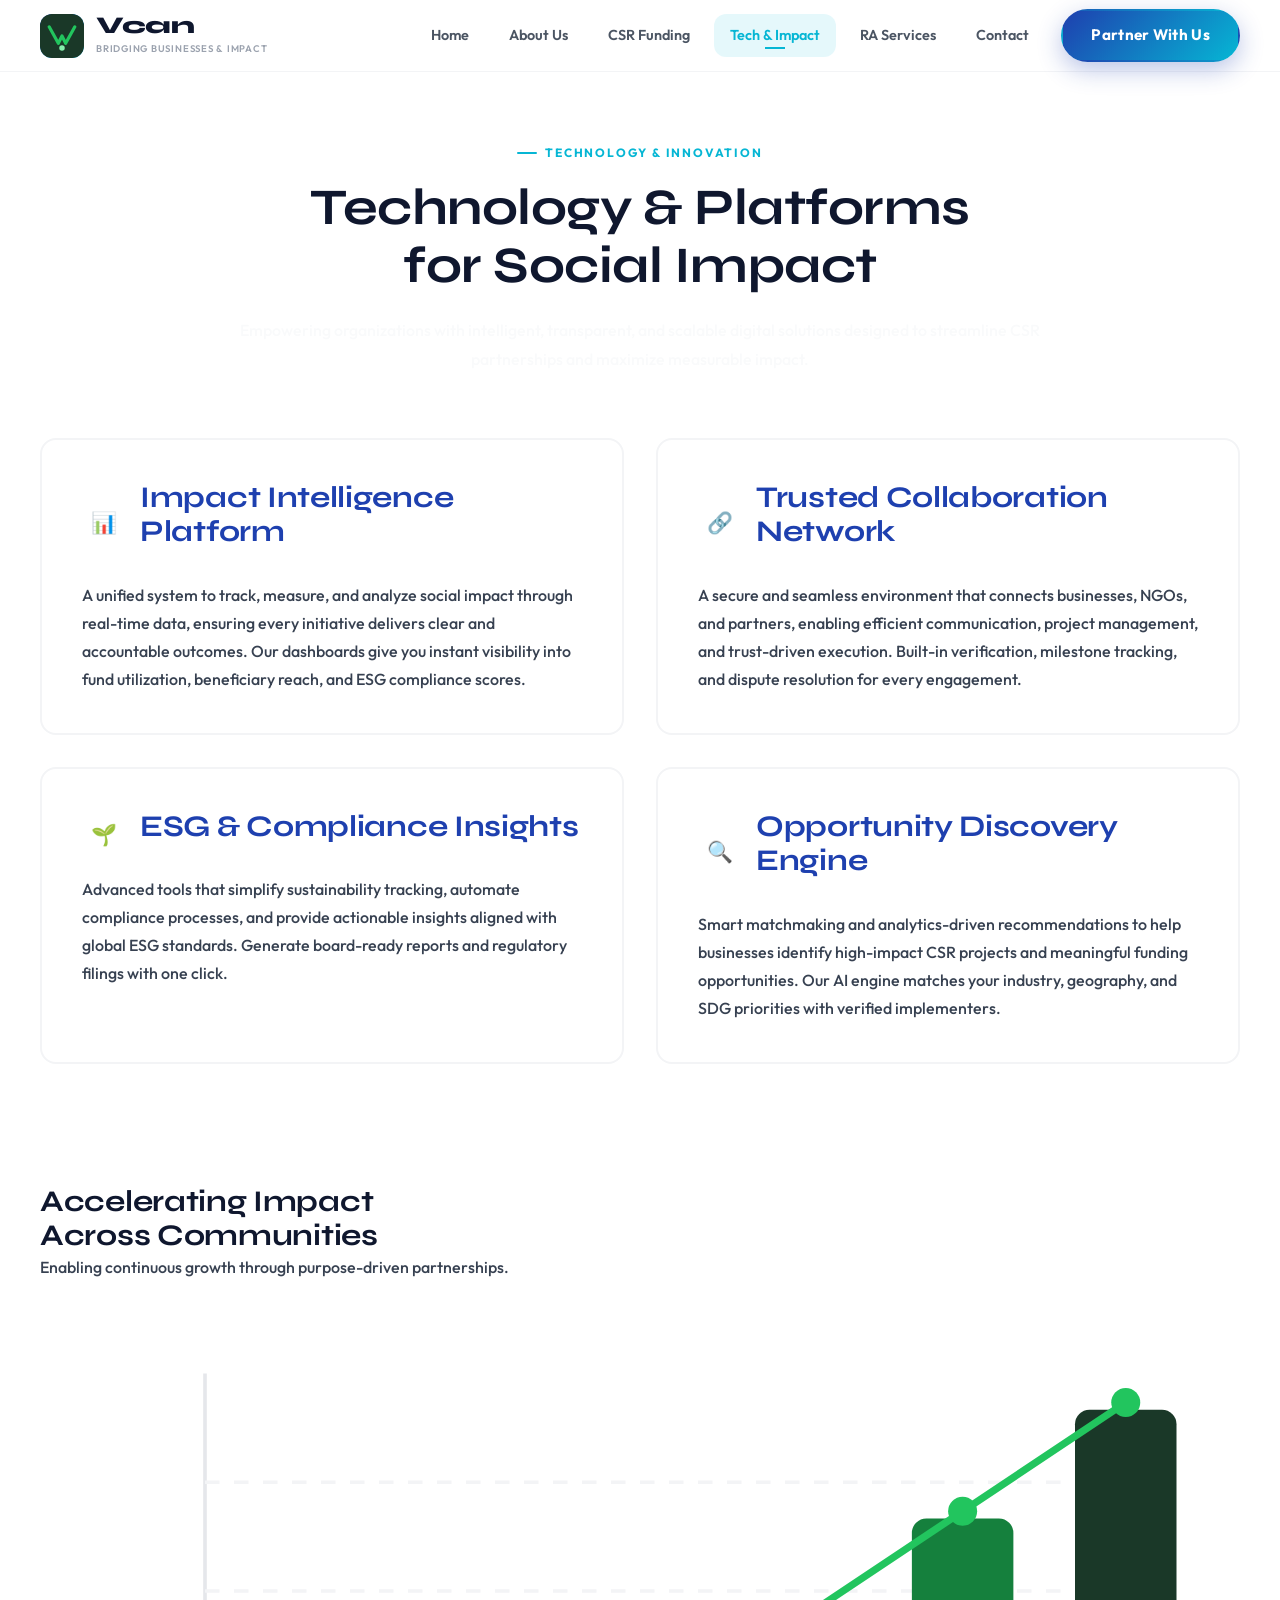
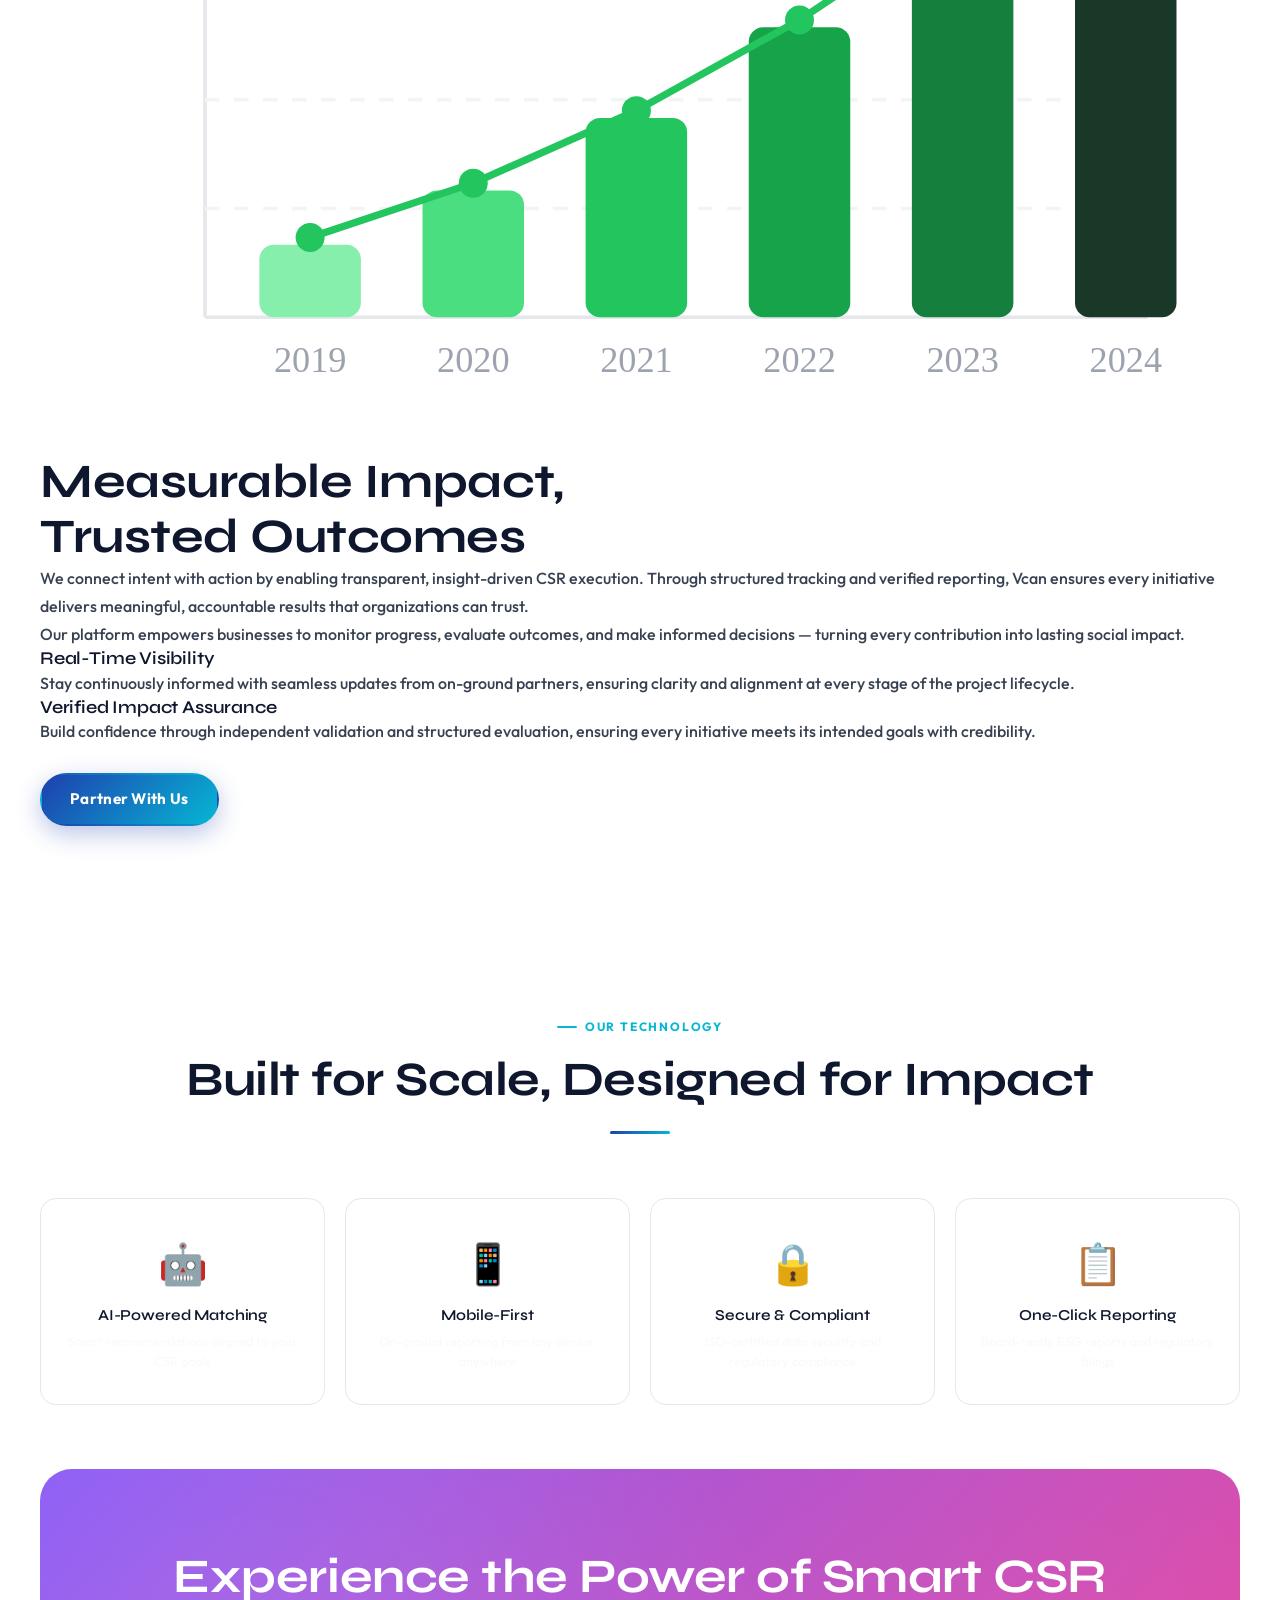
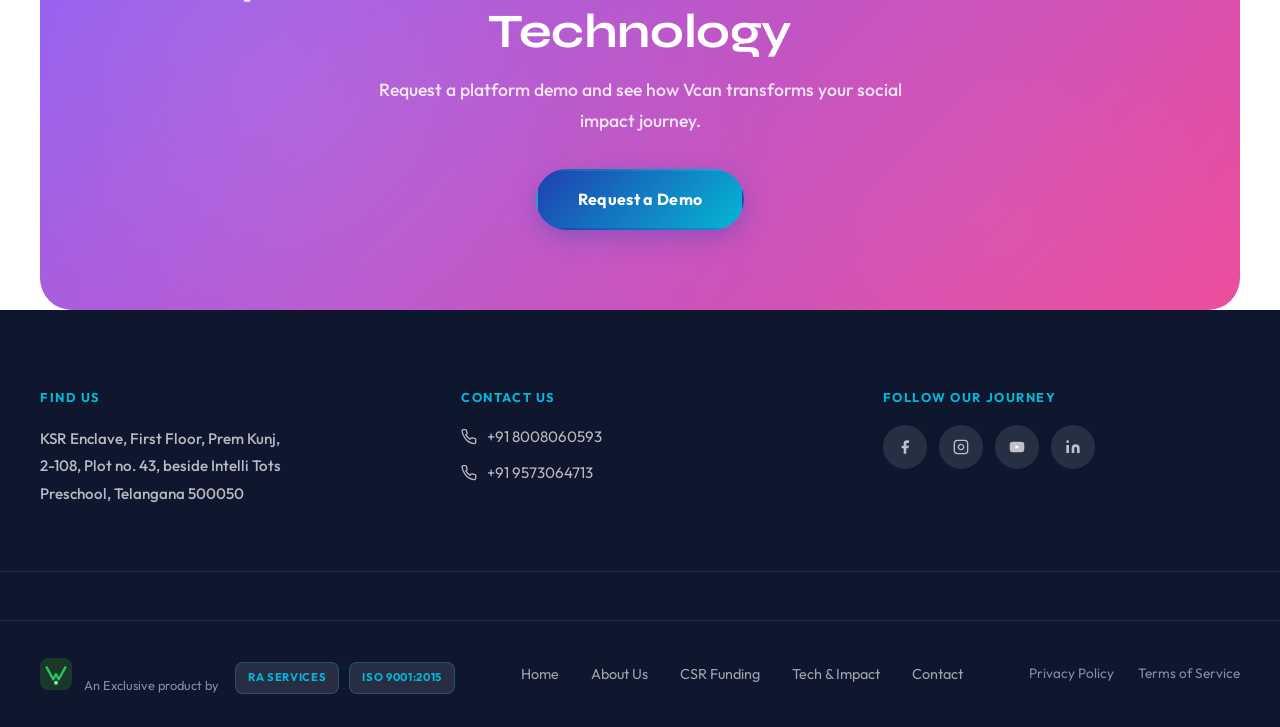
<file: tech-impact.html>
<!DOCTYPE html>
<html lang="en">

<head>
    <meta charset="UTF-8">
    <meta name="viewport" content="width=device-width, initial-scale=1.0">
    <title>Tech & Impact — Vcan | Technology Platforms for Social Impact</title>
    <meta name="description"
        content="Vcan's technology platforms empower organizations with intelligent, transparent CSR tools — from impact intelligence and ESG compliance to opportunity discovery.">
    <link rel="stylesheet" href="styles.css">
</head>

<body>

    <div id="nav-placeholder"></div>

    <!-- ===================== PAGE HERO ===================== -->
    <section
        style="padding-top: calc(var(--nav-h) + 64px); padding-bottom: 64px; background: var(--cream); text-align:center;">
        <div class="container-sm">
            <span class="eyebrow reveal">Technology & Innovation</span>
            <h1 style="font-size: clamp(2rem, 4vw, 3.5rem); margin-bottom:20px;" class="reveal reveal-delay-1">
                Technology &amp; Platforms<br>for Social Impact</h1>
            <p style="font-size:1rem; color:var(--text-light); line-height:1.8;" class="reveal reveal-delay-2">
                Empowering organizations with intelligent, transparent, and scalable digital solutions
                designed to streamline CSR partnerships and maximize measurable impact.
            </p>
        </div>
    </section>

    <!-- ===================== PLATFORM CARDS ===================== -->
    <section class="section" style="padding-top: 0;">
        <div class="container">
            <div class="platform-grid">

                <div class="platform-card reveal reveal-delay-1">
                    <div style="display:flex; align-items:center; gap:14px; margin-bottom:16px;">
                        <div
                            style="width:44px; height:44px; background:var(--green-light); border-radius:var(--radius-sm); display:flex; align-items:center; justify-content:center; font-size:1.3rem; flex-shrink:0;">
                            📊</div>
                        <h3>Impact Intelligence Platform</h3>
                    </div>
                    <p>A unified system to track, measure, and analyze social impact through real-time data, ensuring
                        every initiative delivers clear and accountable outcomes. Our dashboards give you instant
                        visibility into fund utilization, beneficiary reach, and ESG compliance scores.</p>
                </div>

                <div class="platform-card reveal reveal-delay-2">
                    <div style="display:flex; align-items:center; gap:14px; margin-bottom:16px;">
                        <div
                            style="width:44px; height:44px; background:var(--green-light); border-radius:var(--radius-sm); display:flex; align-items:center; justify-content:center; font-size:1.3rem; flex-shrink:0;">
                            🔗</div>
                        <h3>Trusted Collaboration Network</h3>
                    </div>
                    <p>A secure and seamless environment that connects businesses, NGOs, and partners, enabling
                        efficient communication, project management, and trust-driven execution. Built-in verification,
                        milestone tracking, and dispute resolution for every engagement.</p>
                </div>

                <div class="platform-card reveal reveal-delay-3">
                    <div style="display:flex; align-items:center; gap:14px; margin-bottom:16px;">
                        <div
                            style="width:44px; height:44px; background:var(--green-light); border-radius:var(--radius-sm); display:flex; align-items:center; justify-content:center; font-size:1.3rem; flex-shrink:0;">
                            🌱</div>
                        <h3>ESG &amp; Compliance Insights</h3>
                    </div>
                    <p>Advanced tools that simplify sustainability tracking, automate compliance processes, and provide
                        actionable insights aligned with global ESG standards. Generate board-ready reports and
                        regulatory filings with one click.</p>
                </div>

                <div class="platform-card reveal reveal-delay-4">
                    <div style="display:flex; align-items:center; gap:14px; margin-bottom:16px;">
                        <div
                            style="width:44px; height:44px; background:var(--green-light); border-radius:var(--radius-sm); display:flex; align-items:center; justify-content:center; font-size:1.3rem; flex-shrink:0;">
                            🔍</div>
                        <h3>Opportunity Discovery Engine</h3>
                    </div>
                    <p>Smart matchmaking and analytics-driven recommendations to help businesses identify high-impact
                        CSR projects and meaningful funding opportunities. Our AI engine matches your industry,
                        geography, and SDG priorities with verified implementers.</p>
                </div>

            </div>
        </div>
    </section>

    <!-- ===================== IMPACT SPLIT ===================== -->
    <section class="section" style="background: var(--cream-mid); padding-top: 0;">
        <div class="container">
            <div class="impact-split">

                <div class="impact-left reveal">
                    <h3 class="impact-left-title">Accelerating Impact<br>Across Communities</h3>
                    <p class="impact-left-sub">Enabling continuous growth through purpose-driven partnerships.</p>

                    <!-- SVG Chart -->
                    <div class="impact-chart-img">
                        <svg viewBox="0 0 320 200" fill="none" xmlns="http://www.w3.org/2000/svg"
                            style="width:100%; border-radius:12px; background:white; padding:20px;">
                            <!-- Grid lines -->
                            <line x1="40" y1="20" x2="40" y2="170" stroke="#e5e7eb" stroke-width="1" />
                            <line x1="40" y1="170" x2="300" y2="170" stroke="#e5e7eb" stroke-width="1" />
                            <line x1="40" y1="140" x2="300" y2="140" stroke="#f3f4f6" stroke-width="1"
                                stroke-dasharray="4" />
                            <line x1="40" y1="110" x2="300" y2="110" stroke="#f3f4f6" stroke-width="1"
                                stroke-dasharray="4" />
                            <line x1="40" y1="80" x2="300" y2="80" stroke="#f3f4f6" stroke-width="1"
                                stroke-dasharray="4" />
                            <line x1="40" y1="50" x2="300" y2="50" stroke="#f3f4f6" stroke-width="1"
                                stroke-dasharray="4" />

                            <!-- Bars -->
                            <rect x="55" y="150" width="28" height="20" rx="4" fill="#86efac" />
                            <rect x="100" y="135" width="28" height="35" rx="4" fill="#4ade80" />
                            <rect x="145" y="115" width="28" height="55" rx="4" fill="#22c55e" />
                            <rect x="190" y="90" width="28" height="80" rx="4" fill="#16a34a" />
                            <rect x="235" y="60" width="28" height="110" rx="4" fill="#15803d" />
                            <rect x="280" y="30" width="28" height="140" rx="4" fill="#1a3828" />

                            <!-- Trend line -->
                            <polyline points="69,148 114,133 159,113 204,88 249,58 294,28" stroke="#22c55e"
                                stroke-width="2" fill="none" stroke-linecap="round" stroke-linejoin="round" />
                            <circle cx="69" cy="148" r="4" fill="#22c55e" />
                            <circle cx="114" cy="133" r="4" fill="#22c55e" />
                            <circle cx="159" cy="113" r="4" fill="#22c55e" />
                            <circle cx="204" cy="88" r="4" fill="#22c55e" />
                            <circle cx="249" cy="58" r="4" fill="#22c55e" />
                            <circle cx="294" cy="28" r="4" fill="#22c55e" />

                            <!-- Labels -->
                            <text x="69" y="185" text-anchor="middle" fill="#9ca3af" font-size="10"
                                font-family="Inter">2019</text>
                            <text x="114" y="185" text-anchor="middle" fill="#9ca3af" font-size="10"
                                font-family="Inter">2020</text>
                            <text x="159" y="185" text-anchor="middle" fill="#9ca3af" font-size="10"
                                font-family="Inter">2021</text>
                            <text x="204" y="185" text-anchor="middle" fill="#9ca3af" font-size="10"
                                font-family="Inter">2022</text>
                            <text x="249" y="185" text-anchor="middle" fill="#9ca3af" font-size="10"
                                font-family="Inter">2023</text>
                            <text x="294" y="185" text-anchor="middle" fill="#9ca3af" font-size="10"
                                font-family="Inter">2024</text>
                        </svg>
                    </div>
                </div>

                <div class="impact-right reveal reveal-delay-2">
                    <h2>Measurable Impact,<br>Trusted Outcomes</h2>
                    <p>
                        We connect intent with action by enabling transparent, insight-driven CSR execution.
                        Through structured tracking and verified reporting, Vcan ensures every initiative
                        delivers meaningful, accountable results that organizations can trust.
                    </p>
                    <p>
                        Our platform empowers businesses to monitor progress, evaluate outcomes, and make
                        informed decisions — turning every contribution into lasting social impact.
                    </p>

                    <div class="impact-feature">
                        <h4>Real-Time Visibility</h4>
                        <p>Stay continuously informed with seamless updates from on-ground partners, ensuring clarity
                            and alignment at every stage of the project lifecycle.</p>
                    </div>

                    <div class="impact-feature">
                        <h4>Verified Impact Assurance</h4>
                        <p>Build confidence through independent validation and structured evaluation, ensuring every
                            initiative meets its intended goals with credibility.</p>
                    </div>

                    <div class="impact-feature" style="margin-top: 28px; border-top: none; padding-top: 0;">
                        <a href="contact.html" class="btn btn-primary">Partner With Us</a>
                    </div>
                </div>

            </div>
        </div>
    </section>

    <!-- ===================== TECH STACK STRIP ===================== -->
    <section class="section" style="padding: 64px 0;">
        <div class="container">
            <div class="section-header reveal">
                <span class="eyebrow">Our Technology</span>
                <h2>Built for Scale, Designed for Impact</h2>
                <div class="divider"></div>
            </div>
            <div style="display:grid; grid-template-columns:repeat(4,1fr); gap:20px;" class="reveal reveal-delay-1">
                <div
                    style="text-align:center; padding:32px 24px; background:var(--white); border-radius:var(--radius-lg); border:1px solid var(--border);">
                    <div style="font-size:2.5rem; margin-bottom:12px;">🤖</div>
                    <h4 style="font-size:0.95rem; color:var(--forest); margin-bottom:6px;">AI-Powered Matching</h4>
                    <p style="font-size:0.8rem; color:var(--text-light); line-height:1.6;">Smart recommendations aligned
                        to your CSR goals</p>
                </div>
                <div
                    style="text-align:center; padding:32px 24px; background:var(--white); border-radius:var(--radius-lg); border:1px solid var(--border);">
                    <div style="font-size:2.5rem; margin-bottom:12px;">📱</div>
                    <h4 style="font-size:0.95rem; color:var(--forest); margin-bottom:6px;">Mobile-First</h4>
                    <p style="font-size:0.8rem; color:var(--text-light); line-height:1.6;">On-ground reporting from any
                        device, anywhere</p>
                </div>
                <div
                    style="text-align:center; padding:32px 24px; background:var(--white); border-radius:var(--radius-lg); border:1px solid var(--border);">
                    <div style="font-size:2.5rem; margin-bottom:12px;">🔒</div>
                    <h4 style="font-size:0.95rem; color:var(--forest); margin-bottom:6px;">Secure & Compliant</h4>
                    <p style="font-size:0.8rem; color:var(--text-light); line-height:1.6;">ISO-certified data security
                        and regulatory compliance</p>
                </div>
                <div
                    style="text-align:center; padding:32px 24px; background:var(--white); border-radius:var(--radius-lg); border:1px solid var(--border);">
                    <div style="font-size:2.5rem; margin-bottom:12px;">📋</div>
                    <h4 style="font-size:0.95rem; color:var(--forest); margin-bottom:6px;">One-Click Reporting</h4>
                    <p style="font-size:0.8rem; color:var(--text-light); line-height:1.6;">Board-ready ESG reports and
                        regulatory filings</p>
                </div>
            </div>
        </div>
    </section>

    <!-- ===================== CTA BAND ===================== -->
    <section class="cta-band reveal">
        <div class="container">
            <h2>Experience the Power of Smart CSR Technology</h2>
            <p>Request a platform demo and see how Vcan transforms your social impact journey.</p>
            <a href="contact.html" class="btn btn-primary" style="font-size:1rem; padding:16px 40px;">Request a Demo</a>
        </div>
    </section>

    <div id="footer-placeholder"></div>
    <script src="components.js"></script>
</body>

</html>
</file>
<file: styles.css>
@import url('https://fonts.googleapis.com/css2?family=Outfit:wght@300;400;500;600;700;800&family=Syne:wght@400;500;600;700;800&display=swap');

/* ===================== DESIGN TOKENS - MODERN ===================== */
:root {
    /* Primary Palette - Modern & Bold */
    --primary-dark: #0f172e;
    --primary-blue: #1e40af;
    --primary-cyan: #06b6d4;
    --primary-emerald: #059669;
    
    /* Secondary Palette */
    --accent-purple: #8b5cf6;
    --accent-orange: #f97316;
    --accent-pink: #ec4899;
    
    /* Neutrals - Modern */
    --neutral-950: #0f0f0f;
    --neutral-900: #1a1a1a;
    --neutral-800: #2d2d2d;
    --neutral-700: #404040;
    --neutral-600: #525252;
    --neutral-500: #737373;
    --neutral-400: #a3a3a3;
    --neutral-300: #d4d4d4;
    --neutral-200: #e5e5e5;
    --neutral-100: #f5f5f5;
    --neutral-50: #fafafa;
    
    /* Extended Colors */
    --gradient-1: linear-gradient(135deg, #1e40af 0%, #06b6d4 100%);
    --gradient-2: linear-gradient(135deg, #059669 0%, #06b6d4 100%);
    --gradient-3: linear-gradient(135deg, #8b5cf6 0%, #ec4899 100%);
    
    /* Backgrounds */
    --bg-primary: #ffffff;
    --bg-secondary: #f9fafb;
    --bg-tertiary: #f3f4f6;
    --bg-dark: #0f172e;
    
    /* Text */
    --text-primary: #0f172e;
    --text-secondary: #4b5563;
    --text-tertiary: #9ca3af;
    --text-light: #f9fafb;
    --text-inverse: #ffffff;
    
    /* Borders & Shadows */
    --border: #e5e7eb;
    --border-light: #f3f4f6;
    --shadow-xs: 0 1px 2px rgba(0, 0, 0, 0.05);
    --shadow-sm: 0 1px 3px rgba(0, 0, 0, 0.1), 0 1px 2px rgba(0, 0, 0, 0.06);
    --shadow-md: 0 4px 6px rgba(0, 0, 0, 0.07), 0 2px 4px rgba(0, 0, 0, 0.05);
    --shadow-lg: 0 10px 15px rgba(0, 0, 0, 0.1), 0 4px 6px rgba(0, 0, 0, 0.05);
    --shadow-xl: 0 20px 25px rgba(0, 0, 0, 0.1), 0 10px 10px rgba(0, 0, 0, 0.04);
    --shadow-2xl: 0 25px 50px rgba(0, 0, 0, 0.15);
    
    /* Radius */
    --radius-sm: 8px;
    --radius-md: 12px;
    --radius-lg: 16px;
    --radius-xl: 24px;
    --radius-2xl: 32px;
    --radius-full: 9999px;
    
    /* Transitions */
    --transition: all 0.3s cubic-bezier(0.4, 0, 0.2, 1);
    --transition-slow: all 0.5s cubic-bezier(0.4, 0, 0.2, 1);
    --transition-fast: all 0.15s ease-out;
    
    /* Layout */
    --nav-h: 72px;
    --max-width: 1280px;
}

/* Dark Mode Support */
@media (prefers-color-scheme: dark) {
    :root {
        --bg-primary: #0f172e;
        --bg-secondary: #1a2847;
        --bg-tertiary: #223561;
        --text-primary: #f9fafb;
        --text-secondary: #d1d5db;
        --text-tertiary: #9ca3af;
    }
}

/* ===================== RESET & BASE ===================== */
*,
*::before,
*::after {
    box-sizing: border-box;
    margin: 0;
    padding: 0;
}

html {
    scroll-behavior: smooth;
    font-size: 16px;
}

body {
    font-family: 'Outfit', -apple-system, BlinkMacSystemFont, sans-serif;
    background: var(--bg-primary);
    color: var(--text-primary);
    line-height: 1.6;
    overflow-x: hidden;
    -webkit-font-smoothing: antialiased;
    transition: background-color 0.3s ease, color 0.3s ease;
}

img {
    max-width: 100%;
    display: block;
}

a {
    color: inherit;
    text-decoration: none;
}

ul {
    list-style: none;
}

button {
    cursor: pointer;
    border: none;
    background: none;
    font-family: inherit;
}

/* ===================== TYPOGRAPHY ===================== */
h1,
h2,
h3,
h4,
h5,
h6 {
    font-family: 'Syne', sans-serif;
    line-height: 1.15;
    letter-spacing: -0.01em;
    color: var(--text-primary);
    font-weight: 700;
}

h1 {
    font-size: clamp(2.5rem, 6vw, 4rem);
}

h2 {
    font-size: clamp(1.875rem, 4.5vw, 3rem);
}

h3 {
    font-size: clamp(1.25rem, 3vw, 1.875rem);
}

h4 {
    font-size: 1.125rem;
    font-weight: 600;
}

p {
    font-size: 1rem;
    color: #374151;
    line-height: 1.75;
    font-weight: 500;
}

.eyebrow {
    font-family: 'Outfit', sans-serif;
    font-size: 0.75rem;
    font-weight: 700;
    letter-spacing: 0.15em;
    text-transform: uppercase;
    color: var(--primary-cyan);
    display: inline-flex;
    align-items: center;
    gap: 8px;
    margin-bottom: 16px;
    position: relative;
}

.eyebrow::before {
    content: '';
    width: 20px;
    height: 2px;
    background: var(--primary-cyan);
    border-radius: 1px;
}

/* ===================== LAYOUT ===================== */
.container {
    width: 100%;
    max-width: var(--max-width);
    margin: 0 auto;
    padding: 0 40px;
}

.container-sm {
    max-width: 900px;
    margin: 0 auto;
    padding: 0 40px;
}

.section {
    padding: 120px 0;
}

.section-sm {
    padding: 80px 0;
}

.divider {
    width: 60px;
    height: 3px;
    background: var(--gradient-1);
    border-radius: 2px;
    margin: 24px auto 0;
}

/* ===================== ANIMATIONS ===================== */
@keyframes slideInUp {
    from {
        opacity: 0;
        transform: translateY(60px);
    }
    to {
        opacity: 1;
        transform: translateY(0);
    }
}

@keyframes slideInDown {
    from {
        opacity: 0;
        transform: translateY(-60px);
    }
    to {
        opacity: 1;
        transform: translateY(0);
    }
}

@keyframes slideInLeft {
    from {
        opacity: 0;
        transform: translateX(-60px);
    }
    to {
        opacity: 1;
        transform: translateX(0);
    }
}

@keyframes slideInRight {
    from {
        opacity: 0;
        transform: translateX(60px);
    }
    to {
        opacity: 1;
        transform: translateX(0);
    }
}

@keyframes fadeIn {
    from {
        opacity: 0;
    }
    to {
        opacity: 1;
    }
}

@keyframes pulse {
    0%, 100% {
        opacity: 1;
    }
    50% {
        opacity: 0.6;
    }
}

@keyframes bounce {
    0%, 100% {
        transform: translateY(0);
    }
    50% {
        transform: translateY(-12px);
    }
}

@keyframes shimmer {
    0% {
        background-position: -1000px 0;
    }
    100% {
        background-position: 1000px 0;
    }
}

@keyframes glow {
    0%, 100% {
        box-shadow: 0 0 20px rgba(6, 182, 212, 0.3);
    }
    50% {
        box-shadow: 0 0 40px rgba(6, 182, 212, 0.6);
    }
}

@keyframes gradientShift {
    0% {
        background-position: 0% 50%;
    }
    50% {
        background-position: 100% 50%;
    }
    100% {
        background-position: 0% 50%;
    }
}

@keyframes rotateIn {
    from {
        opacity: 0;
        transform: rotate(-10deg) scale(0.9);
    }
    to {
        opacity: 1;
        transform: rotate(0) scale(1);
    }
}

@keyframes scaleUp {
    from {
        opacity: 0;
        transform: scale(0.8);
    }
    to {
        opacity: 1;
        transform: scale(1);
    }
}

@keyframes blurIn {
    from {
        opacity: 0;
        filter: blur(10px);
    }
    to {
        opacity: 1;
        filter: blur(0);
    }
}

@keyframes textReveal {
    from {
        opacity: 0;
        clip-path: inset(0 100% 0 0);
    }
    to {
        opacity: 1;
        clip-path: inset(0 0 0 0);
    }
}

@keyframes underlineExpand {
    from {
        transform: scaleX(0);
        transform-origin: left;
    }
    to {
        transform: scaleX(1);
        transform-origin: left;
    }
}

@keyframes iconFloat {
    0%, 100% {
        transform: translateY(0) rotateZ(0deg);
    }
    50% {
        transform: translateY(-15px) rotateZ(5deg);
    }
}

@keyframes countUp {
    from {
        opacity: 0;
        transform: translateY(20px);
    }
    to {
        opacity: 1;
        transform: translateY(0);
    }
}

@keyframes float {
    0%, 100% {
        transform: translateY(0px) translateX(0px);
    }
    50% {
        transform: translateY(-30px) translateX(10px);
    }
}

/* ===================== NAVIGATION ===================== */
.navbar {
    position: fixed;
    top: 0;
    left: 0;
    right: 0;
    z-index: 1000;
    height: var(--nav-h);
    display: flex;
    align-items: center;
    background: rgba(255, 255, 255, 0.8);
    backdrop-filter: blur(16px);
    -webkit-backdrop-filter: blur(16px);
    border-bottom: 1px solid var(--border-light);
    transition: var(--transition);
    animation: slideInDown 0.6s ease-out;
}

@media (prefers-color-scheme: dark) {
    .navbar {
        background: rgba(15, 23, 46, 0.8);
        border-bottom-color: rgba(255, 255, 255, 0.1);
    }
}

.navbar.scrolled {
    background: rgba(255, 255, 255, 0.95);
    box-shadow: var(--shadow-md);
}

@media (prefers-color-scheme: dark) {
    .navbar.scrolled {
        background: rgba(15, 23, 46, 0.95);
    }
}

.navbar-inner {
    display: flex;
    align-items: center;
    justify-content: space-between;
    width: 100%;
    max-width: var(--max-width);
    margin: 0 auto;
    padding: 0 40px;
}

.logo {
    display: flex;
    align-items: center;
    gap: 12px;
    text-decoration: none;
    transition: var(--transition);
    animation: slideInLeft 0.6s ease-out;
}

.logo:hover {
    transform: scale(1.02);
}

.logo-icon {
    width: 44px;
    height: 44px;
    background: var(--gradient-1);
    border-radius: var(--radius-md);
    display: flex;
    align-items: center;
    justify-content: center;
    color: white;
    font-weight: 700;
    font-size: 1.25rem;
    animation: glow 3s ease-in-out infinite;
}

.logo-text {
    display: flex;
    flex-direction: column;
}

.logo-name {
    font-family: 'Syne', sans-serif;
    font-size: 1.5rem;
    font-weight: 800;
    color: var(--text-primary);
    line-height: 1;
    letter-spacing: -0.02em;
}

.logo-tagline {
    font-size: 0.6rem;
    color: var(--text-tertiary);
    letter-spacing: 0.08em;
    font-weight: 600;
    text-transform: uppercase;
    margin-top: 3px;
}

.nav-links {
    display: flex;
    align-items: center;
    gap: 8px;
}

.nav-link {
    font-size: 0.9rem;
    font-weight: 600;
    color: var(--text-secondary);
    padding: 10px 16px;
    border-radius: var(--radius-md);
    transition: var(--transition-fast);
    position: relative;
    white-space: nowrap;
}

.nav-link::after {
    content: '';
    position: absolute;
    bottom: 8px;
    left: 50%;
    width: 0;
    height: 2px;
    background: var(--primary-cyan);
    transform: translateX(-50%);
    transition: width 0.3s ease;
}

.nav-link:hover {
    color: var(--primary-blue);
    background: var(--bg-tertiary);
}

.nav-link:hover::after {
    width: 20px;
}

.nav-link.active {
    color: var(--primary-cyan);
    background: rgba(6, 182, 212, 0.1);
}

.nav-link.active::after {
    width: 20px;
}

/* Buttons */
.btn {
    display: inline-flex;
    align-items: center;
    justify-content: center;
    gap: 8px;
    font-family: 'Outfit', sans-serif;
    font-size: 0.95rem;
    font-weight: 700;
    padding: 12px 28px;
    border-radius: var(--radius-full);
    transition: var(--transition-fast);
    white-space: nowrap;
    position: relative;
    overflow: hidden;
    letter-spacing: 0.02em;
    border: 2px solid transparent;
    animation: scaleUp 0.6s cubic-bezier(0.34, 1.56, 0.64, 1);
}

.btn::before {
    content: '';
    position: absolute;
    inset: 0;
    background: linear-gradient(90deg, rgba(255, 255, 255, 0.2), transparent);
    opacity: 0;
    transition: opacity 0.3s ease;
}

.btn::after {
    content: '';
    position: absolute;
    top: 50%;
    left: 50%;
    width: 0;
    height: 0;
    border-radius: 50%;
    background: rgba(255, 255, 255, 0.5);
    transform: translate(-50%, -50%);
    transition: width 0.6s, height 0.6s;
}

.btn:active::after {
    width: 300px;
    height: 300px;
}

.btn:hover::before {
    opacity: 1;
}

.btn-primary {
    background: var(--gradient-1);
    color: #ffffff;
    box-shadow: 0 8px 24px rgba(30, 64, 175, 0.3);
}

.btn-primary:hover {
    transform: translateY(-2px);
    box-shadow: 0 12px 32px rgba(30, 64, 175, 0.4);
}

.btn-outline {
    background: transparent;
    color: var(--primary-blue);
    border: 2px solid var(--border);
}

.btn-outline:hover {
    background: var(--bg-tertiary);
    border-color: var(--primary-blue);
    color: var(--primary-blue);
    transform: translateY(-2px);
}

.btn-outline-green {
    background: transparent;
    color: var(--primary-emerald);
    border: 2px solid var(--primary-emerald);
}

.btn-outline-green:hover {
    background: var(--primary-emerald);
    color: white;
    transform: translateY(-2px);
    box-shadow: 0 8px 20px rgba(5, 150, 105, 0.3);
}

/* ===================== HOME HERO ===================== */
.home-hero {
    min-height: 100vh;
    display: flex;
    align-items: center;
    padding-top: var(--nav-h);
    position: relative;
    overflow: hidden;
    background: var(--gradient-1);
    color: white;
}

.home-hero-bg {
    position: absolute;
    inset: 0;
    background: 
        radial-gradient(ellipse 80% 80% at 50% 0%, rgba(6, 182, 212, 0.15) 0%, transparent 70%),
        radial-gradient(ellipse 100% 100% at 50% 100%, rgba(5, 150, 105, 0.1) 0%, transparent 80%);
    z-index: 0;
    animation: gradientShift 8s ease infinite;
    background-size: 200% 200%;
}

.home-hero-content {
    position: relative;
    z-index: 1;
    max-width: 700px;
    animation: slideInUp 1s ease-out 0.2s backwards;
}

.home-hero h1 {
    color: white;
    margin-bottom: 24px;
    line-height: 1.1;
    animation: slideInUp 1s ease-out 0.3s backwards;
}

.home-hero h1 em {
    font-style: italic;
    color: rgba(255, 255, 255, 0.9);
    font-weight: 800;
    animation: slideInRight 1s ease-out 0.5s backwards;
    display: inline-block;
}

.home-hero .subtitle {
    font-size: 1.15rem;
    color: rgba(255, 255, 255, 0.95);
    line-height: 1.8;
    margin-bottom: 48px;
    max-width: 600px;
    animation: slideInUp 1s ease-out 0.4s backwards;
    font-weight: 500;
}

.home-hero-actions {
    display: flex;
    gap: 20px;
    flex-wrap: wrap;
    animation: slideInUp 1s ease-out 0.5s backwards;
}

.home-hero-actions .btn-primary {
    background: white;
    color: var(--primary-blue);
    box-shadow: 0 8px 24px rgba(0, 0, 0, 0.2);
}

.home-hero-actions .btn-primary:hover {
    transform: translateY(-3px);
    box-shadow: 0 12px 32px rgba(0, 0, 0, 0.3);
}

.home-hero-actions .btn-outline {
    border-color: white;
    color: white;
}

.home-hero-actions .btn-outline:hover {
    background: white;
    color: var(--primary-blue);
}

.orb {
    position: absolute;
    border-radius: 50%;
    pointer-events: none;
}

.orb-1 {
    width: 400px;
    height: 400px;
    background: radial-gradient(circle, rgba(255, 255, 255, 0.15) 0%, transparent 70%);
    top: -10%;
    right: -5%;
    animation: float 8s ease-in-out infinite;
}

.orb-2 {
    width: 300px;
    height: 300px;
    background: radial-gradient(circle, rgba(5, 150, 105, 0.1) 0%, transparent 70%);
    bottom: 10%;
    left: 5%;
    animation: float 10s ease-in-out infinite;
    animation-delay: -3s;
}

.orb-3 {
    width: 200px;
    height: 200px;
    background: radial-gradient(circle, rgba(139, 92, 246, 0.08) 0%, transparent 70%);
    top: 50%;
    right: 10%;
    animation: float 12s ease-in-out infinite;
    animation-delay: -6s;
}

/* ===================== FEATURE CARDS ===================== */
.features-section {
    background: var(--bg-primary);
    padding-top: 0;
}

.features-row {
    display: grid;
    grid-template-columns: repeat(3, 1fr);
    gap: 32px;
    margin-top: -80px;
    position: relative;
    z-index: 10;
}

.feature-card {
    background: var(--bg-primary);
    border-radius: var(--radius-xl);
    padding: 48px 32px;
    border: 2px solid var(--border-light);
    transition: var(--transition);
    position: relative;
    overflow: hidden;
    animation: slideInUp 0.8s ease-out backwards;
}

.feature-card:nth-child(1) {
    animation-delay: 0.1s;
}

.feature-card:nth-child(2) {
    animation-delay: 0.2s;
}

.feature-card:nth-child(3) {
    animation-delay: 0.3s;
}

.feature-card::before {
    content: '';
    position: absolute;
    top: 0;
    left: 0;
    right: 0;
    height: 3px;
    background: var(--gradient-1);
    transform: translateY(-3px);
    transition: transform 0.3s ease;
}

.feature-card::after {
    content: '';
    position: absolute;
    top: 0;
    left: 0;
    right: 0;
    bottom: 0;
    background: linear-gradient(135deg, rgba(6, 182, 212, 0.1) 0%, transparent 100%);
    opacity: 0;
    transition: opacity 0.3s ease;
}

.feature-card:hover {
    border-color: var(--primary-cyan);
    transform: translateY(-8px);
    box-shadow: var(--shadow-lg);
}

.feature-card:hover::before {
    transform: translateY(0);
}

.feature-card:hover::after {
    opacity: 1;
}

.feature-icon {
    width: 56px;
    height: 56px;
    background: var(--gradient-1);
    border-radius: var(--radius-lg);
    display: flex;
    align-items: center;
    justify-content: center;
    margin-bottom: 20px;
    color: white;
    animation: iconFloat 3s ease-in-out infinite;
}

.feature-card h3 {
    margin-bottom: 12px;
}

.feature-card p {
    font-size: 0.95rem;
    line-height: 1.7;
    color: #374151;
}

/* ===================== STATS BAR ===================== */
.stats-bar {
    background: var(--bg-dark);
    color: var(--text-inverse);
    padding: 80px 0;
}

.stats-grid {
    display: grid;
    grid-template-columns: repeat(4, 1fr);
    gap: 48px;
    text-align: center;
}

.stat-item {
    animation: countUp 0.8s ease-out backwards;
}

.stat-item:nth-child(1) {
    animation-delay: 0.1s;
}

.stat-item:nth-child(2) {
    animation-delay: 0.2s;
}

.stat-item:nth-child(3) {
    animation-delay: 0.3s;
}

.stat-item:nth-child(4) {
    animation-delay: 0.4s;
}

.stat-item h3 {
    font-size: 3rem;
    color: var(--primary-cyan);
    margin-bottom: 8px;
    font-weight: 800;
    animation: pulse 2s ease-in-out infinite;
}

.stat-item p {
    font-size: 1rem;
    color: rgba(255, 255, 255, 0.7);
    text-transform: uppercase;
    letter-spacing: 0.08em;
    font-weight: 600;
    position: relative;
    overflow: hidden;
}

.stat-item p::after {
    content: '';
    position: absolute;
    bottom: 0;
    left: 0;
    right: 0;
    height: 2px;
    background: var(--gradient-1);
    transform: scaleX(0);
    transform-origin: left;
    transition: transform 0.5s ease;
}

.stat-item:hover p::after {
    transform: scaleX(1);
}

/* ===================== SECTION HEADER ===================== */
.section-header {
    text-align: center;
    margin-bottom: 64px;
}

.section-header h2 {
    margin-bottom: 20px;
}

.section-header p {
    font-size: 1.05rem;
    color: #374151;
    max-width: 640px;
    margin: 0 auto;
    line-height: 1.8;
    font-weight: 500;
}

/* ===================== CARDS & GRIDS ===================== */
.ra-card {
    background: var(--bg-primary);
    border-radius: var(--radius-lg);
    padding: 36px;
    border: 2px solid var(--border-light);
    transition: var(--transition);
    text-align: center;
    animation: rotateIn 0.8s ease-out backwards;
    position: relative;
    overflow: hidden;
}

.ra-card::before {
    content: '';
    position: absolute;
    inset: 0;
    background: linear-gradient(45deg, transparent 30%, rgba(6, 182, 212, 0.1) 50%, transparent 70%);
    transform: translateX(-100%);
    transition: transform 0.6s ease;
}

.ra-card:hover::before {
    transform: translateX(100%);
}

.ra-card:hover {
    border-color: var(--primary-cyan);
    transform: translateY(-4px) scale(1.02);
    box-shadow: var(--shadow-md);
}

.ra-card-icon {
    font-size: 3rem;
    margin-bottom: 16px;
    animation: bounce 2s ease-in-out infinite;
}

.ra-card:nth-child(1) { animation-delay: 0s; }
.ra-card:nth-child(2) { animation-delay: 0.15s; }
.ra-card:nth-child(3) { animation-delay: 0.3s; }
.ra-card:nth-child(4) { animation-delay: 0.45s; }
.ra-card:nth-child(5) { animation-delay: 0.6s; }
.ra-card:nth-child(6) { animation-delay: 0.75s; }

.ra-card h3 {
    margin-bottom: 12px;
    font-size: 1.15rem;
}

.ra-card p {
    font-size: 0.95rem;
    line-height: 1.7;
    color: #374151;
}

.ra-services-grid {
    display: grid;
    grid-template-columns: repeat(3, 1fr);
    gap: 32px;
}

/* ===================== FUNDING CARDS ===================== */
.funding-grid {
    display: grid;
    grid-template-columns: repeat(3, 1fr);
    gap: 28px;
}

.funding-card {
    background: var(--bg-primary);
    border: 2px solid var(--border-light);
    border-radius: var(--radius-lg);
    padding: 36px;
    transition: var(--transition);
    position: relative;
    animation: slideInUp 0.8s ease-out backwards;
    overflow: hidden;
}

.funding-card::before {
    content: '';
    position: absolute;
    top: 0;
    left: 0;
    right: 0;
    height: 4px;
    background: var(--gradient-2);
    border-radius: var(--radius-lg) var(--radius-lg) 0 0;
    transform: scaleX(0);
    transform-origin: left;
    transition: transform 0.4s ease;
}

.funding-card::after {
    content: '';
    position: absolute;
    inset: 0;
    background: linear-gradient(135deg, rgba(5, 150, 105, 0.05) 0%, transparent 100%);
    opacity: 0;
    transition: opacity 0.3s ease;
}

.funding-card:hover {
    border-color: var(--primary-emerald);
    transform: translateY(-6px);
    box-shadow: var(--shadow-lg);
}

.funding-card:hover::before {
    transform: scaleX(1);
}

.funding-card:hover::after {
    opacity: 1;
}

.funding-card:nth-child(1) { animation-delay: 0.1s; }
.funding-card:nth-child(2) { animation-delay: 0.2s; }
.funding-card:nth-child(3) { animation-delay: 0.3s; }
.funding-card:nth-child(4) { animation-delay: 0.4s; }
.funding-card:nth-child(5) { animation-delay: 0.5s; }
.funding-card:nth-child(6) { animation-delay: 0.6s; }
.funding-card:nth-child(7) { animation-delay: 0.7s; }
.funding-card:nth-child(8) { animation-delay: 0.8s; }
.funding-card:nth-child(9) { animation-delay: 0.9s; }
.funding-card:nth-child(10) { animation-delay: 1s; }
.funding-card:nth-child(11) { animation-delay: 1.1s; }
.funding-card:nth-child(12) { animation-delay: 1.2s; }
.funding-card:nth-child(13) { animation-delay: 1.3s; }

.funding-card h3 {
    font-size: 1.15rem;
    margin-bottom: 16px;
}

.funding-card p {
    font-size: 0.95rem;
    line-height: 1.7;
    color: #374151;
}

/* ===================== CONTACT FORM ===================== */
.contact-grid {
    display: grid;
    grid-template-columns: 1fr 1fr;
    gap: 64px;
    align-items: start;
}

.contact-form {
    background: var(--bg-secondary);
    border-radius: var(--radius-xl);
    padding: 48px;
    animation: slideInRight 0.8s ease-out;
}

.form-group {
    margin-bottom: 28px;
    animation: slideInUp 0.6s ease-out backwards;
}

.form-group:nth-child(1) { animation-delay: 0.1s; }
.form-group:nth-child(2) { animation-delay: 0.15s; }
.form-group:nth-child(3) { animation-delay: 0.2s; }
.form-group:nth-child(4) { animation-delay: 0.25s; }
.form-group:nth-child(5) { animation-delay: 0.3s; }
.form-group:nth-child(6) { animation-delay: 0.35s; }

.form-label {
    display: block;
    font-weight: 600;
    margin-bottom: 8px;
    font-size: 0.95rem;
    color: var(--text-primary);
}

.form-control {
    width: 100%;
    padding: 14px 16px;
    border: 2px solid var(--border);
    border-radius: var(--radius-md);
    font-size: 1rem;
    font-family: inherit;
    background: var(--bg-primary);
    color: var(--text-primary);
    transition: var(--transition-fast);
    position: relative;
}

.form-control::placeholder {
    color: var(--text-tertiary);
}

.form-control:focus {
    outline: none;
    border-color: var(--primary-cyan);
    box-shadow: 0 0 0 3px rgba(6, 182, 212, 0.1);
    transform: scale(1.01);
}

.form-row {
    display: grid;
    grid-template-columns: 1fr 1fr;
    gap: 20px;
}

.contact-item {
    display: flex;
    gap: 16px;
    margin-bottom: 32px;
    animation: slideInLeft 0.8s ease-out backwards;
}

.contact-item:nth-child(1) { animation-delay: 0.1s; }
.contact-item:nth-child(2) { animation-delay: 0.2s; }
.contact-item:nth-child(3) { animation-delay: 0.3s; }
.contact-item:nth-child(4) { animation-delay: 0.4s; }

.contact-icon {
    font-size: 1.5rem;
    min-width: 30px;
    animation: bounce 2s ease-in-out infinite;
}

.contact-item h4 {
    margin-bottom: 8px;
}

/* ===================== CTA BAND ===================== */
.cta-band {
    background: var(--gradient-3);
    color: white;
    padding: 80px 40px;
    text-align: center;
    border-radius: var(--radius-2xl);
    margin: 0 40px;
    position: relative;
    overflow: hidden;
    animation: slideInUp 0.8s ease-out;
}

.cta-band::before {
    content: '';
    position: absolute;
    inset: 0;
    background: radial-gradient(circle at 20% 50%, rgba(255, 255, 255, 0.1) 0%, transparent 50%),
                radial-gradient(circle at 80% 80%, rgba(255, 255, 255, 0.05) 0%, transparent 50%);
    animation: gradientShift 8s ease infinite;
    pointer-events: none;
}

.cta-band h2 {
    color: white;
    margin-bottom: 16px;
    position: relative;
    z-index: 1;
}

.cta-band p {
    color: rgba(255, 255, 255, 0.85);
    max-width: 560px;
    margin: 0 auto 32px;
    font-size: 1.1rem;
    position: relative;
    z-index: 1;
}

/* ===================== FOOTER ===================== */
footer {
    background: var(--bg-dark);
    color: var(--text-inverse);
    padding-top: 80px;
}

.footer-top {
    border-bottom: 1px solid rgba(255, 255, 255, 0.1);
    padding-bottom: 64px;
    margin-bottom: 48px;
}

.footer-top-grid {
    display: grid;
    grid-template-columns: repeat(3, 1fr);
    gap: 64px;
}

.footer-col h4 {
    font-family: 'Outfit', sans-serif;
    font-size: 0.8rem;
    font-weight: 700;
    letter-spacing: 0.12em;
    text-transform: uppercase;
    color: var(--primary-cyan);
    margin-bottom: 20px;
}

.footer-col p {
    font-size: 0.95rem;
    color: rgba(255, 255, 255, 0.7);
    line-height: 1.8;
}

.footer-contact a {
    display: flex;
    align-items: center;
    gap: 10px;
    font-size: 0.95rem;
    color: rgba(255, 255, 255, 0.7);
    margin-bottom: 12px;
    transition: var(--transition-fast);
}

.footer-contact a:hover {
    color: var(--primary-cyan);
}

.social-links {
    display: flex;
    gap: 12px;
    margin-top: 8px;
}

.social-link {
    width: 44px;
    height: 44px;
    border-radius: 50%;
    display: flex;
    align-items: center;
    justify-content: center;
    background: rgba(255, 255, 255, 0.1);
    color: rgba(255, 255, 255, 0.7);
    transition: var(--transition-fast);
    border: 2px solid transparent;
    animation: scaleUp 0.6s cubic-bezier(0.34, 1.56, 0.64, 1);
}

.social-link:nth-child(1) { animation-delay: 0.1s; }
.social-link:nth-child(2) { animation-delay: 0.15s; }
.social-link:nth-child(3) { animation-delay: 0.2s; }
.social-link:nth-child(4) { animation-delay: 0.25s; }

.social-link:hover {
    background: rgba(6, 182, 212, 0.2);
    color: var(--primary-cyan);
    transform: translateY(-4px) scale(1.1);
}

.social-link.fb:hover {
    background: #1877f2;
    color: white;
}

.social-link.ig:hover {
    background: linear-gradient(135deg, #f09433, #e6683c, #dc2743, #cc2366, #bc1888);
    color: white;
}

.social-link.yt:hover {
    background: #ff0000;
    color: white;
}

.social-link.li:hover {
    background: #0077b5;
    color: white;
}

.footer-bottom {
    padding: 32px 0;
    border-top: 1px solid rgba(255, 255, 255, 0.1);
}

.footer-bottom-inner {
    display: flex;
    align-items: center;
    justify-content: space-between;
    flex-wrap: wrap;
    gap: 32px;
}

.footer-logo-area {
    display: flex;
    align-items: center;
    gap: 16px;
}

.footer-tagline {
    font-size: 0.8rem;
    color: rgba(255, 255, 255, 0.5);
    margin-top: 4px;
}

.footer-badges {
    display: flex;
    align-items: center;
    gap: 10px;
    margin-top: 8px;
}

.badge {
    background: rgba(255, 255, 255, 0.1);
    border: 1px solid rgba(6, 182, 212, 0.3);
    border-radius: var(--radius-sm);
    padding: 6px 12px;
    font-size: 0.7rem;
    font-weight: 700;
    color: var(--primary-cyan);
    letter-spacing: 0.06em;
}

.footer-nav-links {
    display: flex;
    gap: 8px;
    flex-wrap: wrap;
}

.footer-nav-links a {
    font-size: 0.9rem;
    color: rgba(255, 255, 255, 0.6);
    padding: 6px 12px;
    border-radius: var(--radius-sm);
    transition: var(--transition-fast);
}

.footer-nav-links a:hover {
    color: var(--primary-cyan);
    background: rgba(6, 182, 212, 0.1);
}

.footer-legal {
    display: flex;
    gap: 24px;
    font-size: 0.85rem;
    color: rgba(255, 255, 255, 0.5);
}

.footer-legal a:hover {
    color: var(--primary-cyan);
}

/* ===================== PLATFORM & OPP CARDS ===================== */
.platform-grid {
    display: grid;
    grid-template-columns: repeat(2, 1fr);
    gap: 32px;
}

.platform-card {
    background: var(--bg-primary);
    border: 2px solid var(--border-light);
    border-radius: var(--radius-lg);
    padding: 40px;
    transition: var(--transition);
    animation: slideInLeft 0.8s ease-out backwards;
}

.platform-card:nth-child(2) {
    animation: slideInRight 0.8s ease-out backwards;
}

.platform-card:hover {
    border-color: var(--primary-cyan);
    transform: translateY(-6px);
    box-shadow: var(--shadow-lg);
}

.platform-card h3 {
    color: var(--primary-blue);
    margin-bottom: 16px;
    position: relative;
}

.platform-card h3::after {
    content: '';
    position: absolute;
    bottom: -8px;
    left: 0;
    width: 0;
    height: 3px;
    background: var(--gradient-1);
    transition: width 0.4s ease;
}

.platform-card:hover h3::after {
    width: 100%;
}

/* Opportunity Cards */
.opp-grid {
    display: grid;
    grid-template-columns: repeat(3, 1fr);
    gap: 24px;
}

.opp-card {
    background: var(--bg-primary);
    border-radius: var(--radius-lg);
    overflow: hidden;
    border: 2px solid var(--border-light);
    transition: var(--transition);
    display: flex;
    flex-direction: column;
    animation: scaleUp 0.6s cubic-bezier(0.34, 1.56, 0.64, 1) backwards;
}

.opp-card:nth-child(1) { animation-delay: 0.1s; }
.opp-card:nth-child(2) { animation-delay: 0.2s; }
.opp-card:nth-child(3) { animation-delay: 0.3s; }
.opp-card:nth-child(4) { animation-delay: 0.4s; }
.opp-card:nth-child(5) { animation-delay: 0.5s; }
.opp-card:nth-child(6) { animation-delay: 0.6s; }

.opp-card:hover {
    border-color: var(--primary-cyan);
    transform: translateY(-8px);
    box-shadow: var(--shadow-lg);
}

.opp-card img {
    width: 100%;
    height: 160px;
    object-fit: cover;
    transition: transform 0.6s ease;
}

.opp-card:hover img {
    transform: scale(1.1) rotate(2deg);
}

.opp-card-body {
    padding: 24px;
    flex: 1;
    display: flex;
    flex-direction: column;
    position: relative;
}

.opp-card-body::before {
    content: '';
    position: absolute;
    inset: 0;
    background: linear-gradient(135deg, rgba(6, 182, 212, 0.05) 0%, transparent 100%);
    opacity: 0;
    transition: opacity 0.3s ease;
}

.opp-card:hover .opp-card-body::before {
    opacity: 1;
}

.opp-num {
    font-size: 2.5rem;
    font-weight: 800;
    color: var(--primary-cyan);
    margin-bottom: 12px;
    font-family: 'Syne', sans-serif;
}

.opp-card h3 {
    margin-bottom: 8px;
    font-size: 1.1rem;
}

.opp-card.large {
    grid-column: span 1;
}

/* ===================== ABOUT SECTION ===================== */
.about-hero {
    padding-top: calc(var(--nav-h) + 80px);
    padding-bottom: 80px;
    background: linear-gradient(135deg, #f9fafb 0%, #f3f4f6 100%);
}

.about-content {
    display: flex;
    flex-direction: column;
    gap: 24px;
    margin-top: 32px;
}

.about-content p {
    font-size: 1.05rem;
    line-height: 1.85;
    color: #2d3748;
    font-weight: 500;
}

/* ===================== SCROLL REVEAL ===================== */
.reveal {
    opacity: 0;
    transform: translateY(32px);
    transition: opacity 0.8s cubic-bezier(0.25, 0.46, 0.45, 0.94), 
                transform 0.8s cubic-bezier(0.25, 0.46, 0.45, 0.94);
}

.reveal.visible {
    opacity: 1;
    transform: translateY(0);
}

.reveal-delay-1 { transition-delay: 0.15s; }
.reveal-delay-2 { transition-delay: 0.3s; }
.reveal-delay-3 { transition-delay: 0.45s; }
.reveal-delay-4 { transition-delay: 0.6s; }
.reveal-delay-5 { transition-delay: 0.75s; }

/* ===================== HAMBURGER ===================== */
.hamburger {
    display: none;
    flex-direction: column;
    gap: 6px;
    padding: 8px;
    border-radius: var(--radius-sm);
    transition: var(--transition);
}

.hamburger:hover {
    background: var(--bg-tertiary);
}

.hamburger span {
    display: block;
    width: 24px;
    height: 2.5px;
    background: var(--text-primary);
    border-radius: 2px;
    transition: var(--transition);
}

.hamburger.open span:nth-child(1) {
    transform: translateY(8px) rotate(45deg);
}

.hamburger.open span:nth-child(2) {
    opacity: 0;
}

.hamburger.open span:nth-child(3) {
    transform: translateY(-8px) rotate(-45deg);
}

/* ===================== RESPONSIVE ===================== */
@media (max-width: 1024px) {
    .features-row {
        grid-template-columns: 1fr 1fr;
        margin-top: 20px;
    }

    .ra-services-grid {
        grid-template-columns: repeat(2, 1fr);
    }

    .stats-grid {
        grid-template-columns: repeat(2, 1fr);
        gap: 32px;
    }

    .funding-grid {
        grid-template-columns: repeat(2, 1fr);
    }

    .opp-grid {
        grid-template-columns: repeat(2, 1fr);
    }

    .platform-grid {
        grid-template-columns: 1fr;
    }

    .contact-grid {
        grid-template-columns: 1fr;
        gap: 40px;
    }

    .footer-top-grid {
        grid-template-columns: 1fr 1fr;
        gap: 40px;
    }

    .container,
    .container-sm {
        padding: 0 32px;
    }

    .navbar-inner {
        padding: 0 32px;
    }

    .cta-band {
        margin: 0 32px;
    }
}

@media (max-width: 768px) {
    :root {
        --nav-h: 64px;
    }

    .container,
    .container-sm {
        padding: 0 20px;
    }

    .navbar-inner {
        padding: 0 20px;
    }

    .section {
        padding: 80px 0;
    }

    .hamburger {
        display: flex;
    }

    .nav-links {
        position: fixed;
        top: var(--nav-h);
        left: 0;
        right: 0;
        background: var(--bg-primary);
        flex-direction: column;
        padding: 20px;
        gap: 4px;
        border-bottom: 2px solid var(--border-light);
        transform: translateY(-110%);
        opacity: 0;
        pointer-events: none;
        transition: var(--transition);
        z-index: 999;
    }

    .nav-links.open {
        transform: translateY(0);
        opacity: 1;
        pointer-events: all;
    }

    .nav-link {
        width: 100%;
        padding: 12px 16px;
        border-radius: var(--radius-md);
    }

    .nav-cta {
        width: 100%;
        justify-content: center;
    }

    .features-row {
        grid-template-columns: 1fr;
        margin-top: 0;
    }

    .stats-grid {
        grid-template-columns: 1fr 1fr;
        gap: 20px;
    }

    .stat-item h3 {
        font-size: 2.25rem;
    }

    .funding-grid {
        grid-template-columns: 1fr;
    }

    .opp-grid {
        grid-template-columns: 1fr;
    }

    .ra-services-grid {
        grid-template-columns: 1fr;
    }

    .contact-grid {
        grid-template-columns: 1fr;
    }

    .contact-form {
        padding: 32px;
    }

    .form-row {
        grid-template-columns: 1fr;
    }

    .footer-top-grid {
        grid-template-columns: 1fr;
        gap: 32px;
    }

    .footer-bottom-inner {
        flex-direction: column;
        align-items: flex-start;
    }

    .home-hero h1 {
        font-size: 2.25rem;
    }

    .cta-band {
        margin: 0 20px;
    }

    .home-hero-actions {
        flex-direction: column;
    }

    .btn {
        width: 100%;
        justify-content: center;
    }
}

@media (max-width: 480px) {
    .container,
    .container-sm {
        padding: 0 16px;
    }

    .navbar-inner {
        padding: 0 16px;
    }

    .home-hero-content {
        max-width: 100%;
    }

    .home-hero h1 {
        font-size: 1.75rem;
    }

    .home-hero-actions {
        flex-direction: column;
    }

    .stats-grid {
        grid-template-columns: 1fr;
    }

    .footer-badges {
        flex-direction: column;
        align-items: flex-start;
    }
}
</file>
